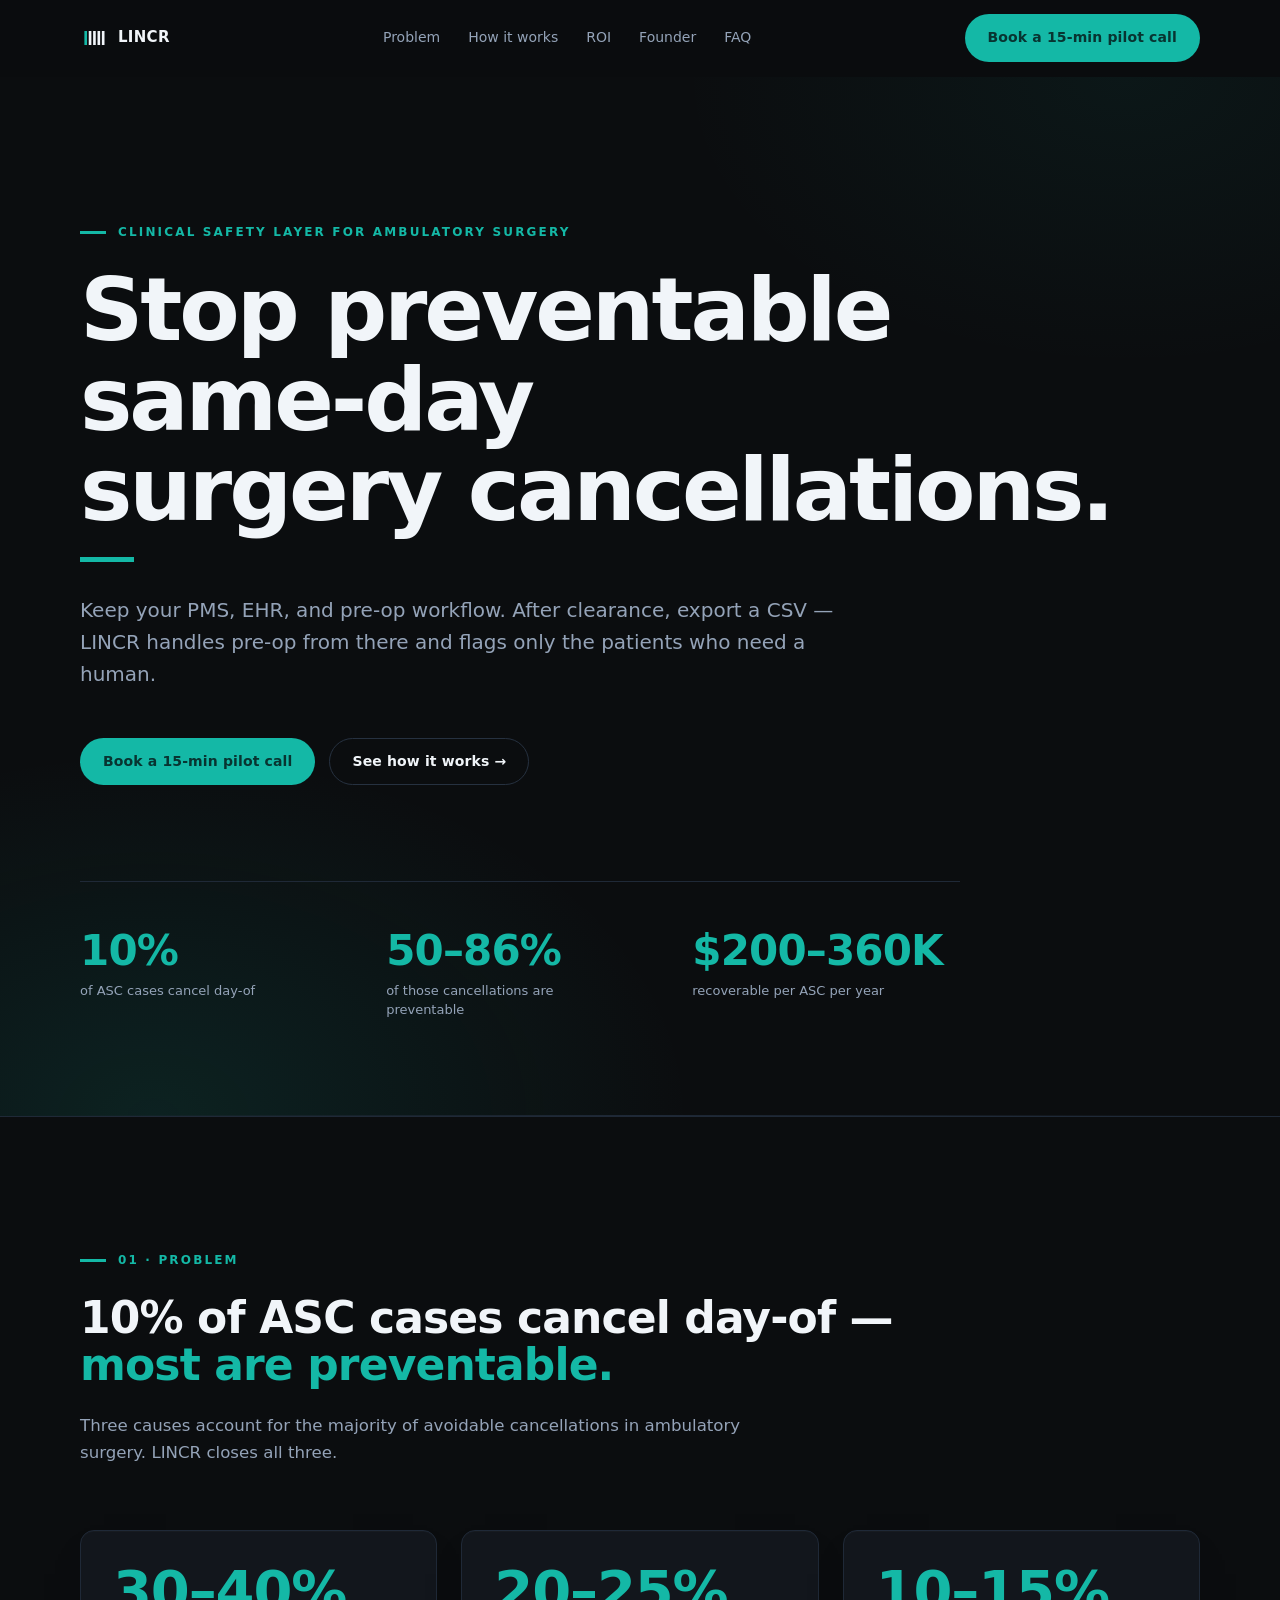
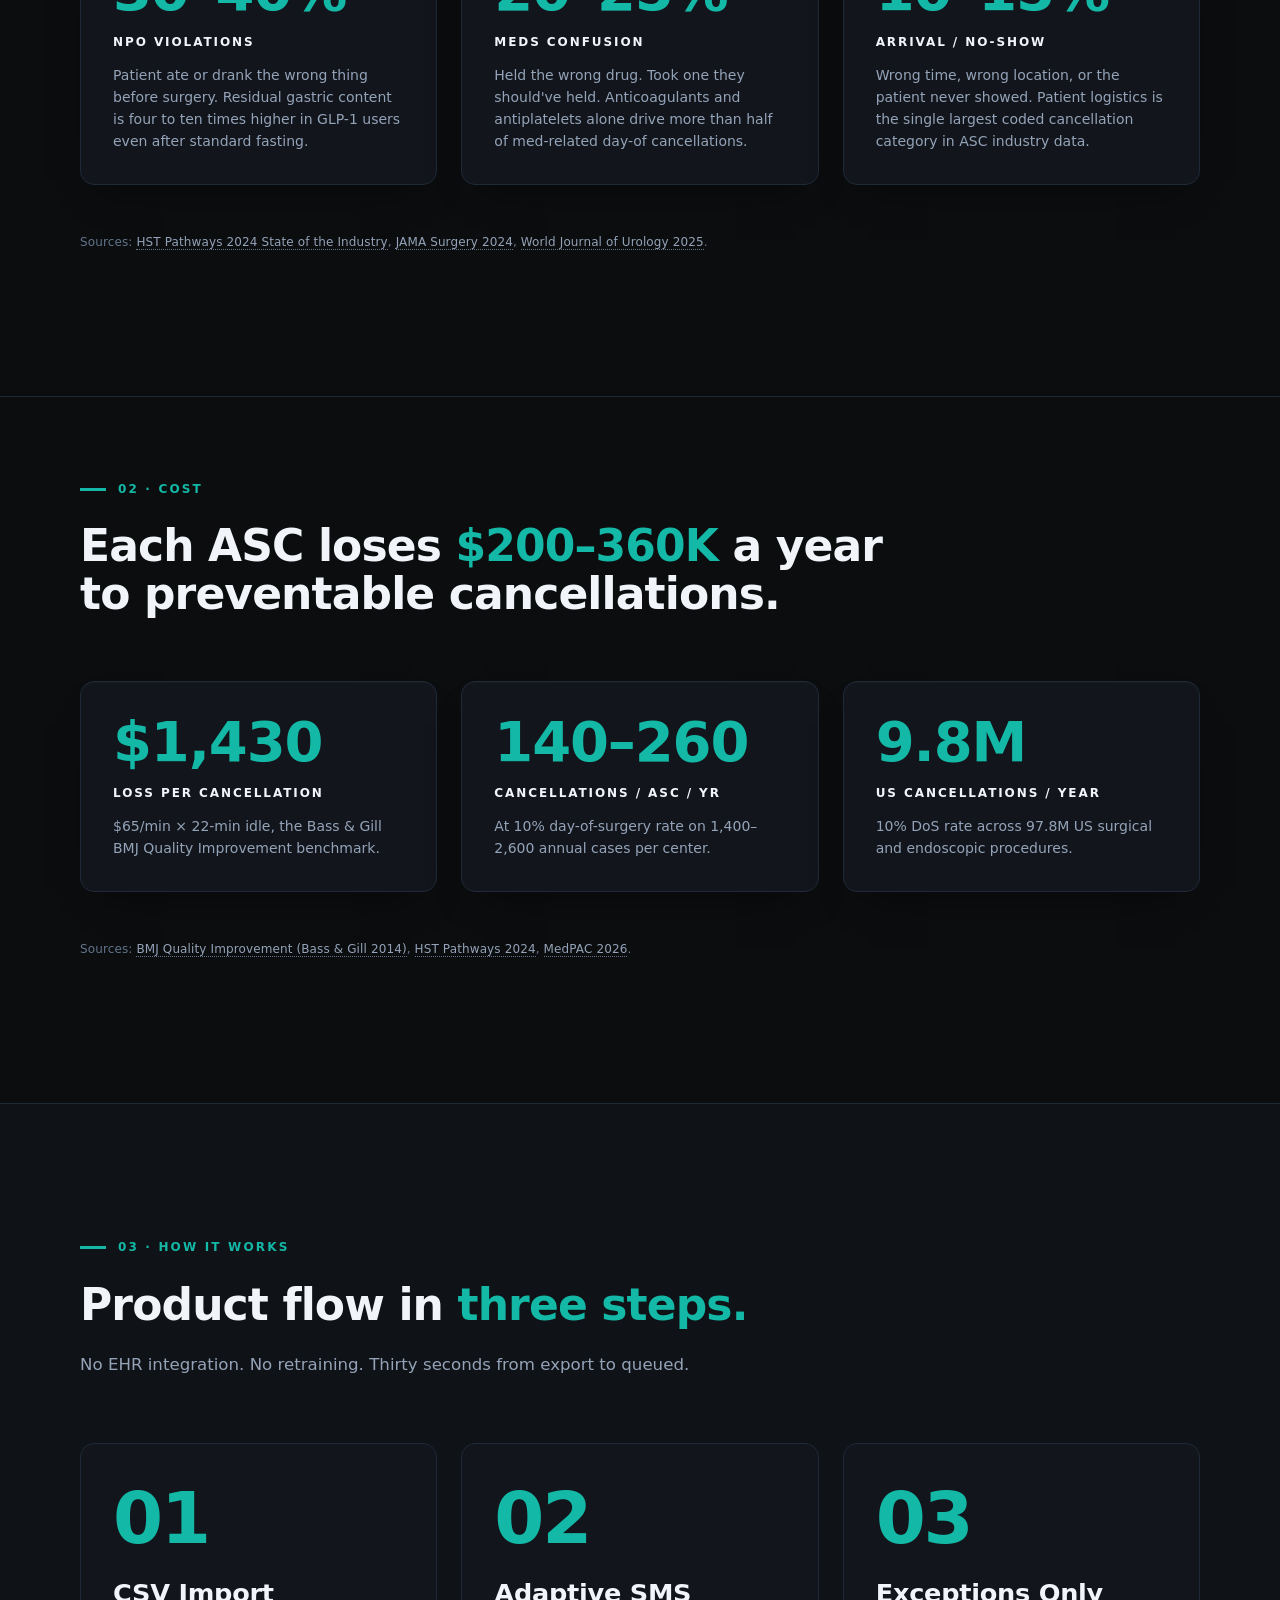
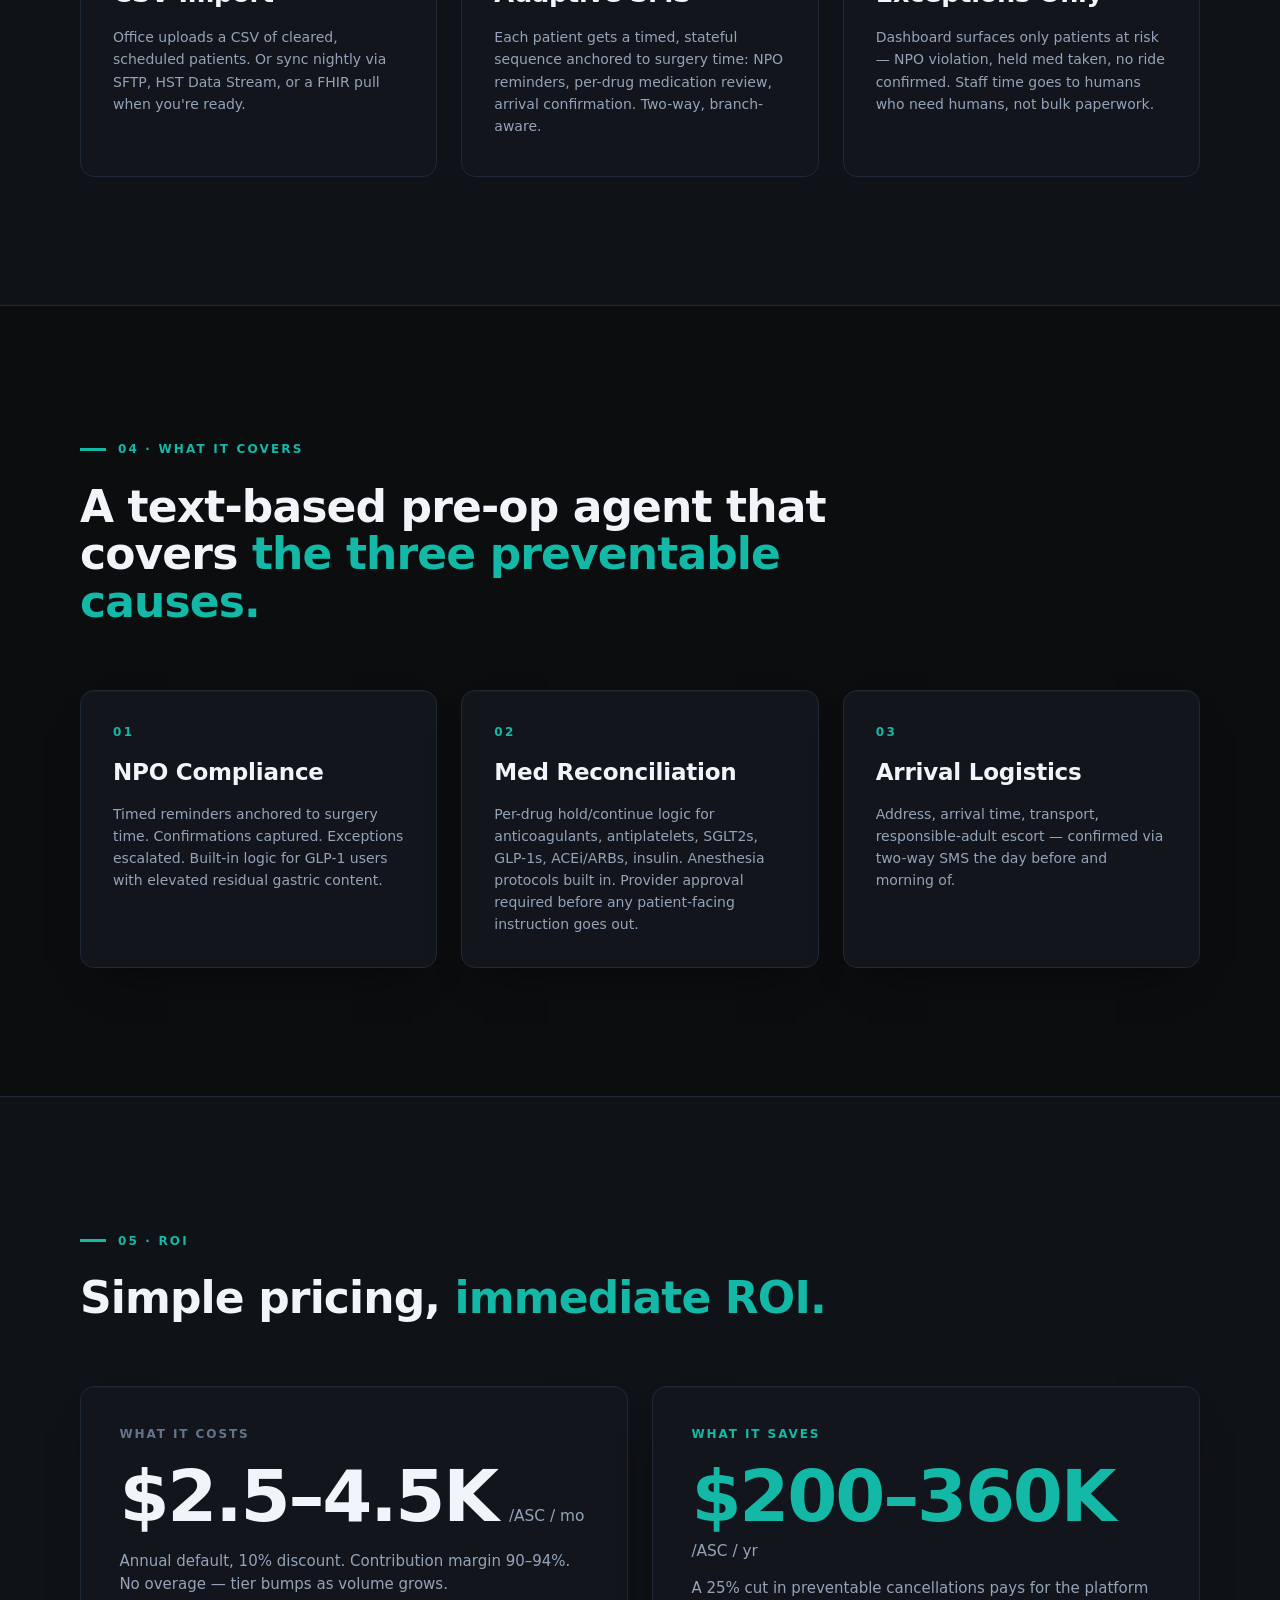
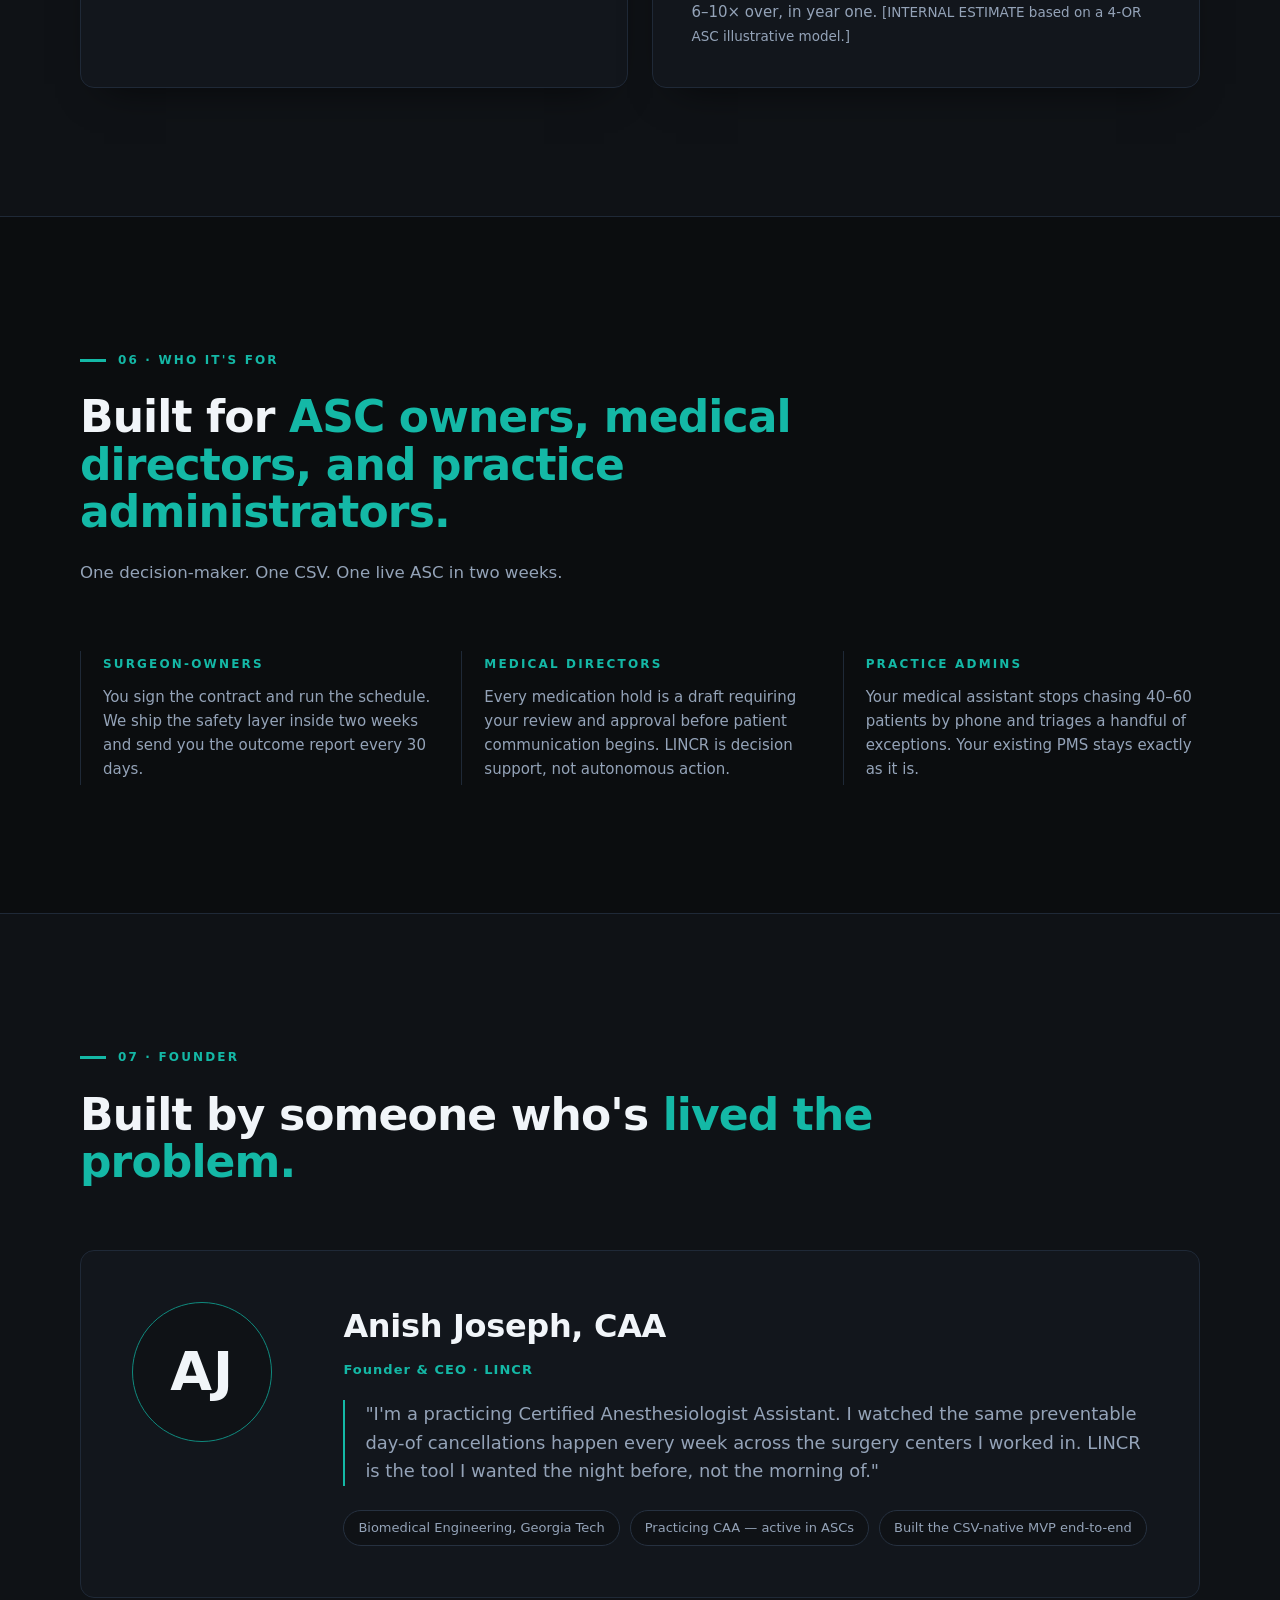
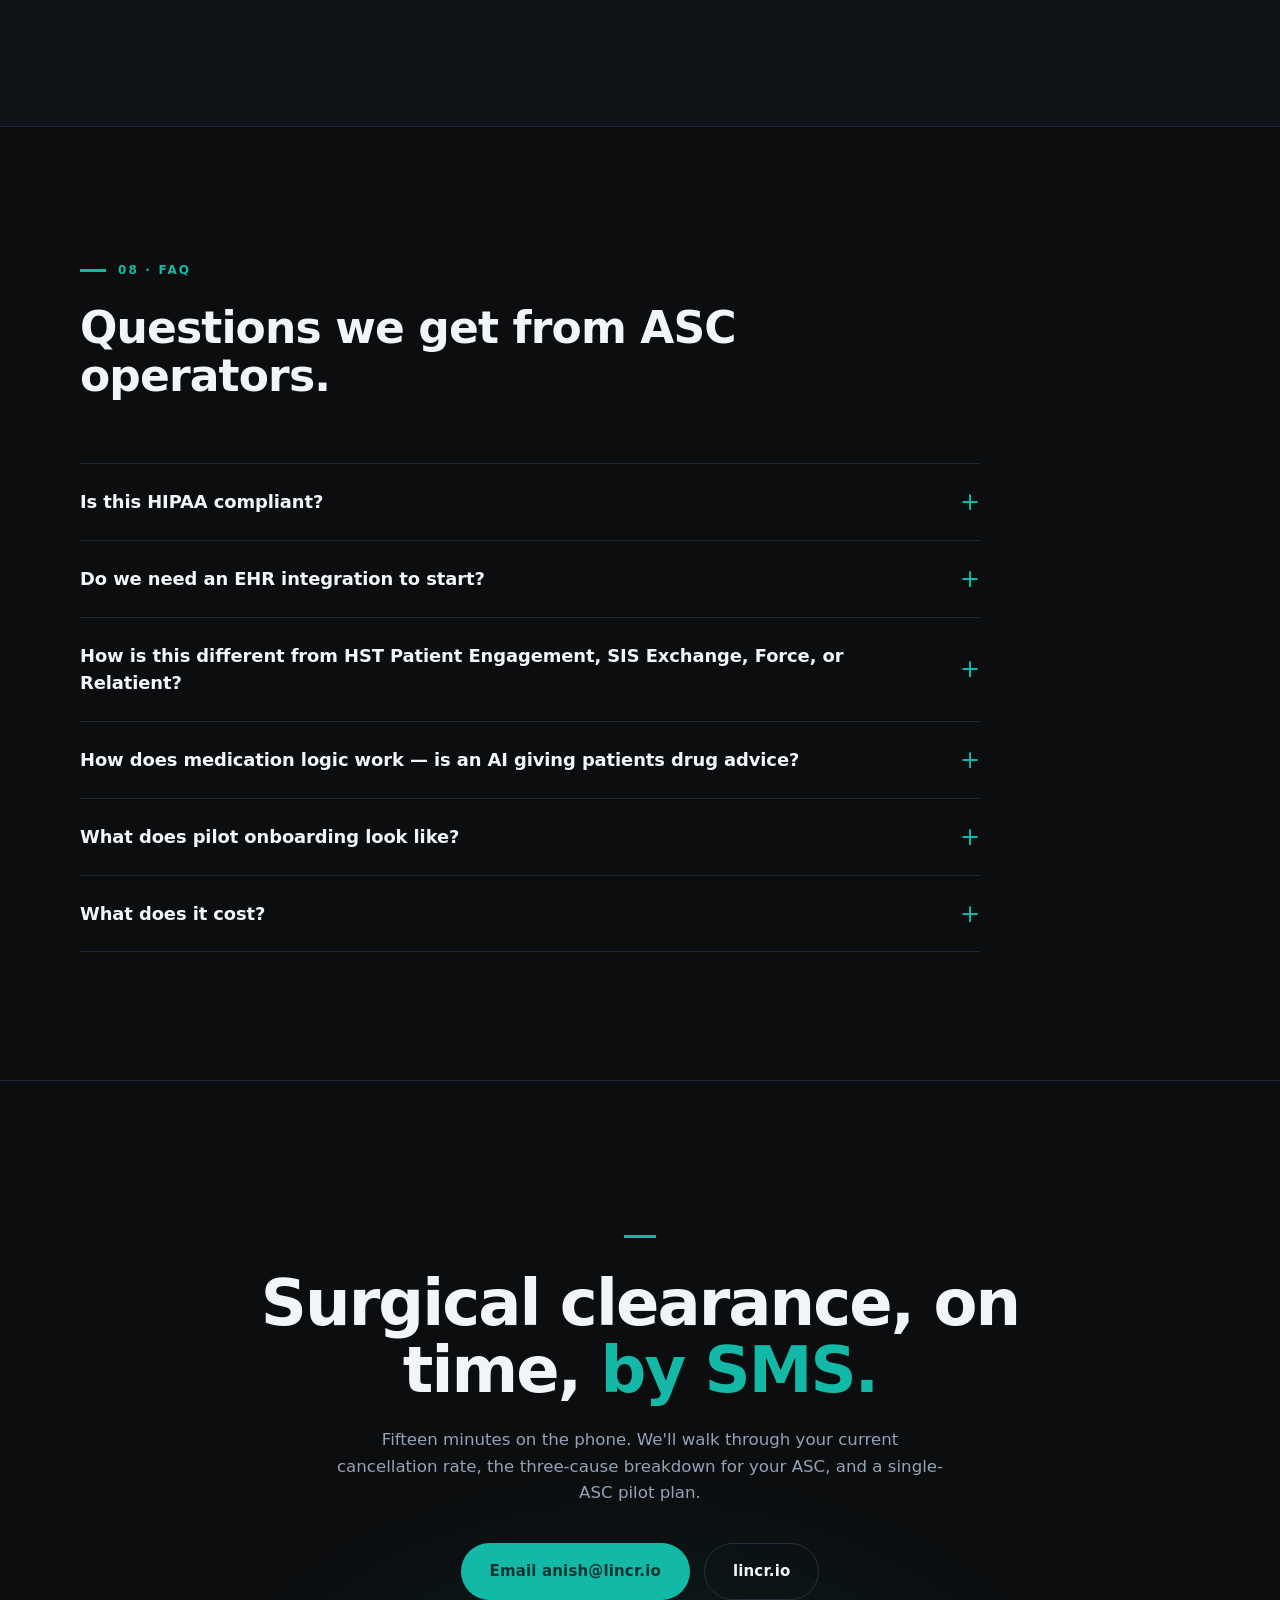
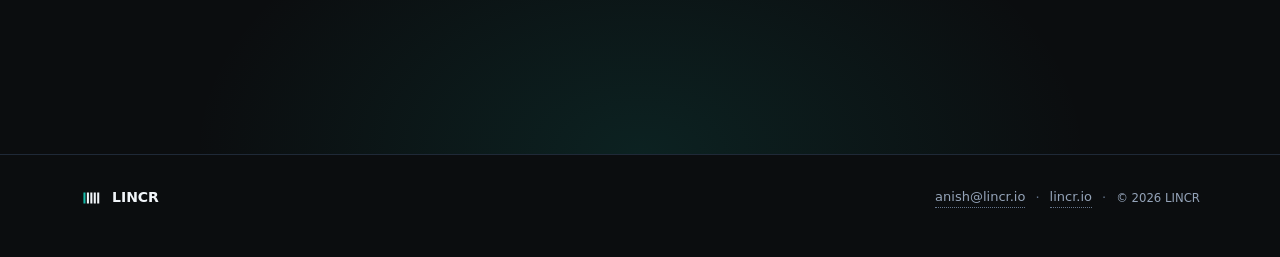
<file: index.html>
<!doctype html>
<html lang="en">
<head>
  <meta charset="utf-8" />
  <meta name="viewport" content="width=device-width, initial-scale=1" />
  <title>LINCR — Stop preventable same-day surgery cancellations</title>
  <meta name="description" content="A clinical safety layer for ambulatory surgery. CSV-in, stateful SMS for NPO, medication holds, and arrival logistics. Flag only the patients who need a human." />
  <meta property="og:title" content="LINCR — Surgical clearance, on time, by SMS." />
  <meta property="og:description" content="Stop preventable same-day surgery cancellations. NPO. Medication holds. Arrival logistics. Keep your PMS, export a CSV — LINCR handles pre-op from there." />

  <link rel="icon" href="data:image/svg+xml,%3Csvg xmlns='http://www.w3.org/2000/svg' viewBox='0 0 32 32'%3E%3Crect width='32' height='32' fill='%230B0D0F'/%3E%3Crect x='5' y='8' width='3' height='16' fill='%2314B8A6'/%3E%3Crect x='10' y='8' width='3' height='16' fill='%23F1F5F9'/%3E%3C/svg%3E" />

  <link rel="preconnect" href="https://api.fontshare.com" />
  <link rel="preconnect" href="https://cdn.fontshare.com" crossorigin />
  <link rel="stylesheet" href="https://api.fontshare.com/v2/css?f[]=satoshi@400,500,700,900&f[]=general-sans@400,500,600&display=swap" />

  <link rel="stylesheet" href="./styles.css" />
</head>
<body>
  <!-- Nav -->
  <header class="nav" id="nav">
    <div class="container nav__inner">
      <a href="#top" class="brand" aria-label="LINCR home">
        <svg class="brand__mark" width="28" height="28" viewBox="0 0 32 32" aria-hidden="true">
          <rect x="5" y="8" width="3" height="16" fill="#14B8A6" />
          <rect x="10" y="8" width="3" height="16" fill="currentColor" />
          <rect x="15" y="8" width="3" height="16" fill="currentColor" />
          <rect x="20" y="8" width="3" height="16" fill="currentColor" />
          <rect x="25" y="8" width="3" height="16" fill="currentColor" />
        </svg>
        <span class="brand__word">LINCR</span>
      </a>
      <nav class="nav__links" aria-label="Primary">
        <a href="#problem">Problem</a>
        <a href="#how">How it works</a>
        <a href="#roi">ROI</a>
        <a href="#founder">Founder</a>
        <a href="#faq">FAQ</a>
      </nav>
      <a class="btn btn--primary nav__cta" href="#cta">Book a 15-min pilot call</a>
    </div>
  </header>

  <main id="top">
    <!-- Hero -->
    <section class="hero">
      <div class="container hero__inner">
        <div class="tag" data-reveal><span class="tag__bar"></span>CLINICAL SAFETY LAYER FOR AMBULATORY SURGERY</div>
        <h1 class="hero__title" data-reveal data-reveal-delay="1">
          Stop preventable same-day<br />surgery cancellations.
        </h1>
        <p class="hero__sub" data-reveal data-reveal-delay="2">
          Keep your PMS, EHR, and pre-op workflow. After clearance, export a CSV —
          LINCR handles pre-op from there and flags only the patients who need a human.
        </p>
        <div class="hero__actions" data-reveal data-reveal-delay="3">
          <a class="btn btn--primary" href="#cta">Book a 15-min pilot call</a>
          <a class="btn btn--ghost" href="#how">See how it works →</a>
        </div>
        <div class="hero__stats" data-reveal data-reveal-delay="4">
          <div>
            <div class="stat__num">10%</div>
            <div class="stat__lbl">of ASC cases cancel day-of</div>
          </div>
          <div>
            <div class="stat__num">50–86%</div>
            <div class="stat__lbl">of those cancellations are preventable</div>
          </div>
          <div>
            <div class="stat__num">$200–360K</div>
            <div class="stat__lbl">recoverable per ASC per year</div>
          </div>
        </div>
      </div>
      <div class="hero__rule" aria-hidden="true"></div>
    </section>

    <!-- Problem -->
    <section class="section" id="problem">
      <div class="container">
        <div class="section__head">
          <div class="tag"><span class="tag__bar"></span>01 · PROBLEM</div>
          <h2 class="h2">
            10% of ASC cases cancel day-of —
            <span class="accent">most are preventable.</span>
          </h2>
          <p class="lead">
            Three causes account for the majority of avoidable cancellations in ambulatory surgery.
            LINCR closes all three.
          </p>
        </div>

        <div class="grid grid--3">
          <article class="card">
            <div class="card__num">30–40%</div>
            <div class="card__label">NPO VIOLATIONS</div>
            <p class="card__body">
              Patient ate or drank the wrong thing before surgery. Residual gastric content is
              four to ten times higher in GLP-1 users even after standard fasting.
            </p>
          </article>

          <article class="card">
            <div class="card__num">20–25%</div>
            <div class="card__label">MEDS CONFUSION</div>
            <p class="card__body">
              Held the wrong drug. Took one they should've held. Anticoagulants and antiplatelets
              alone drive more than half of med-related day-of cancellations.
            </p>
          </article>

          <article class="card">
            <div class="card__num">10–15%</div>
            <div class="card__label">ARRIVAL / NO-SHOW</div>
            <p class="card__body">
              Wrong time, wrong location, or the patient never showed. Patient logistics is the
              single largest coded cancellation category in ASC industry data.
            </p>
          </article>
        </div>

        <p class="source">
          Sources:
          <a href="https://www.hstpathways.com/state-of-the-industry-2024" target="_blank" rel="noopener">HST Pathways 2024 State of the Industry</a>,
          <a href="https://jamanetwork.com/journals/jamasurgery/fullarticle/2815663" target="_blank" rel="noopener">JAMA Surgery 2024</a>,
          <a href="https://pmc.ncbi.nlm.nih.gov/articles/PMC12712017/" target="_blank" rel="noopener">World Journal of Urology 2025</a>.
        </p>
      </div>
    </section>

    <!-- Cost strip -->
    <section class="section section--tight" id="cost">
      <div class="container">
        <div class="section__head">
          <div class="tag"><span class="tag__bar"></span>02 · COST</div>
          <h2 class="h2">
            Each ASC loses
            <span class="accent">$200–360K</span>
            a year to preventable cancellations.
          </h2>
        </div>
        <div class="grid grid--3">
          <article class="card">
            <div class="card__num">$1,430</div>
            <div class="card__label">LOSS PER CANCELLATION</div>
            <p class="card__body">$65/min × 22-min idle, the Bass &amp; Gill BMJ Quality Improvement benchmark.</p>
          </article>
          <article class="card">
            <div class="card__num">140–260</div>
            <div class="card__label">CANCELLATIONS / ASC / YR</div>
            <p class="card__body">At 10% day-of-surgery rate on 1,400–2,600 annual cases per center.</p>
          </article>
          <article class="card">
            <div class="card__num">9.8M</div>
            <div class="card__label">US CANCELLATIONS / YEAR</div>
            <p class="card__body">10% DoS rate across 97.8M US surgical and endoscopic procedures.</p>
          </article>
        </div>
        <p class="source">
          Sources:
          <a href="https://bmjopenquality.bmj.com/" target="_blank" rel="noopener">BMJ Quality Improvement (Bass &amp; Gill 2014)</a>,
          <a href="https://www.hstpathways.com/state-of-the-industry-2024" target="_blank" rel="noopener">HST Pathways 2024</a>,
          <a href="https://www.medpac.gov/" target="_blank" rel="noopener">MedPAC 2026</a>.
        </p>
      </div>
    </section>

    <!-- How it works -->
    <section class="section section--dark" id="how">
      <div class="container">
        <div class="section__head">
          <div class="tag"><span class="tag__bar"></span>03 · HOW IT WORKS</div>
          <h2 class="h2">
            Product flow in
            <span class="accent">three steps.</span>
          </h2>
          <p class="lead">
            No EHR integration. No retraining. Thirty seconds from export to queued.
          </p>
        </div>

        <ol class="steps">
          <li class="step">
            <div class="step__num">01</div>
            <h3 class="step__title">CSV Import</h3>
            <p class="step__body">
              Office uploads a CSV of cleared, scheduled patients. Or sync nightly via SFTP,
              HST Data Stream, or a FHIR pull when you're ready.
            </p>
          </li>
          <li class="step">
            <div class="step__num">02</div>
            <h3 class="step__title">Adaptive SMS</h3>
            <p class="step__body">
              Each patient gets a timed, stateful sequence anchored to surgery time: NPO reminders,
              per-drug medication review, arrival confirmation. Two-way, branch-aware.
            </p>
          </li>
          <li class="step">
            <div class="step__num">03</div>
            <h3 class="step__title">Exceptions Only</h3>
            <p class="step__body">
              Dashboard surfaces only patients at risk — NPO violation, held med taken, no ride
              confirmed. Staff time goes to humans who need humans, not bulk paperwork.
            </p>
          </li>
        </ol>
      </div>
    </section>

    <!-- Three pillars -->
    <section class="section" id="pillars">
      <div class="container">
        <div class="section__head">
          <div class="tag"><span class="tag__bar"></span>04 · WHAT IT COVERS</div>
          <h2 class="h2">
            A text-based pre-op agent that covers
            <span class="accent">the three preventable causes.</span>
          </h2>
        </div>
        <div class="grid grid--3">
          <article class="card card--pillar">
            <div class="card__eyebrow">01</div>
            <h3 class="card__title">NPO Compliance</h3>
            <p class="card__body">
              Timed reminders anchored to surgery time. Confirmations captured. Exceptions
              escalated. Built-in logic for GLP-1 users with elevated residual gastric content.
            </p>
          </article>
          <article class="card card--pillar">
            <div class="card__eyebrow">02</div>
            <h3 class="card__title">Med Reconciliation</h3>
            <p class="card__body">
              Per-drug hold/continue logic for anticoagulants, antiplatelets, SGLT2s, GLP-1s,
              ACEi/ARBs, insulin. Anesthesia protocols built in. Provider approval required
              before any patient-facing instruction goes out.
            </p>
          </article>
          <article class="card card--pillar">
            <div class="card__eyebrow">03</div>
            <h3 class="card__title">Arrival Logistics</h3>
            <p class="card__body">
              Address, arrival time, transport, responsible-adult escort — confirmed via
              two-way SMS the day before and morning of.
            </p>
          </article>
        </div>
      </div>
    </section>

    <!-- ROI -->
    <section class="section section--dark" id="roi">
      <div class="container">
        <div class="section__head">
          <div class="tag"><span class="tag__bar"></span>05 · ROI</div>
          <h2 class="h2">
            Simple pricing,
            <span class="accent">immediate ROI.</span>
          </h2>
        </div>
        <div class="grid grid--2">
          <article class="card card--roi">
            <div class="card__label">WHAT IT COSTS</div>
            <div class="card__big">$2.5–4.5K<span class="card__big-unit">/ASC / mo</span></div>
            <p class="card__body">
              Annual default, 10% discount. Contribution margin 90–94%. No overage — tier
              bumps as volume grows.
            </p>
          </article>
          <article class="card card--roi card--roi-win">
            <div class="card__label">WHAT IT SAVES</div>
            <div class="card__big card__big--accent">$200–360K<span class="card__big-unit">/ASC / yr</span></div>
            <p class="card__body">
              A 25% cut in preventable cancellations pays for the platform 6–10× over, in
              year one. <span class="muted">[INTERNAL ESTIMATE based on a 4-OR ASC illustrative model.]</span>
            </p>
          </article>
        </div>
      </div>
    </section>

    <!-- Who it's for -->
    <section class="section" id="who">
      <div class="container">
        <div class="section__head">
          <div class="tag"><span class="tag__bar"></span>06 · WHO IT'S FOR</div>
          <h2 class="h2">
            Built for
            <span class="accent">ASC owners, medical directors, and practice administrators.</span>
          </h2>
          <p class="lead">
            One decision-maker. One CSV. One live ASC in two weeks.
          </p>
        </div>

        <div class="grid grid--3 who">
          <div class="who__item">
            <div class="who__kicker">SURGEON-OWNERS</div>
            <p>
              You sign the contract and run the schedule. We ship the safety layer inside
              two weeks and send you the outcome report every 30 days.
            </p>
          </div>
          <div class="who__item">
            <div class="who__kicker">MEDICAL DIRECTORS</div>
            <p>
              Every medication hold is a draft requiring your review and approval before
              patient communication begins. LINCR is decision support, not autonomous action.
            </p>
          </div>
          <div class="who__item">
            <div class="who__kicker">PRACTICE ADMINS</div>
            <p>
              Your medical assistant stops chasing 40–60 patients by phone and triages a
              handful of exceptions. Your existing PMS stays exactly as it is.
            </p>
          </div>
        </div>
      </div>
    </section>

    <!-- Founder -->
    <section class="section section--dark" id="founder">
      <div class="container">
        <div class="section__head">
          <div class="tag"><span class="tag__bar"></span>07 · FOUNDER</div>
          <h2 class="h2">
            Built by someone who's
            <span class="accent">lived the problem.</span>
          </h2>
        </div>

        <div class="founder">
          <div class="founder__avatar" aria-hidden="true">AJ</div>
          <div class="founder__body">
            <div class="founder__name">Anish Joseph, CAA</div>
            <div class="founder__role">Founder &amp; CEO · LINCR</div>
            <p class="founder__quote">
              "I'm a practicing Certified Anesthesiologist Assistant. I watched the same
              preventable day-of cancellations happen every week across the surgery centers I worked in.
              LINCR is the tool I wanted the night before, not the morning of."
            </p>
            <ul class="chips">
              <li>Biomedical Engineering, Georgia Tech</li>
              <li>Practicing CAA — active in ASCs</li>
              <li>Built the CSV-native MVP end-to-end</li>
            </ul>
          </div>
        </div>
      </div>
    </section>

    <!-- FAQ -->
    <section class="section" id="faq">
      <div class="container">
        <div class="section__head">
          <div class="tag"><span class="tag__bar"></span>08 · FAQ</div>
          <h2 class="h2">Questions we get from ASC operators.</h2>
        </div>

        <div class="faq">
          <details>
            <summary>Is this HIPAA compliant?</summary>
            <div class="faq__body">
              HIPAA does not prohibit SMS. We operate under a signed BAA with Twilio, enforce
              written patient opt-in before the first message, apply the minimum-necessary PHI
              standard, maintain an audit trail, and honor STOP at the message level. Pre-op
              clearance SMS is covered under the TCPA healthcare exemption for treatment-related
              messages.
            </div>
          </details>

          <details>
            <summary>Do we need an EHR integration to start?</summary>
            <div class="faq__body">
              No. The default onboarding is CSV-in: export your scheduled-cases list after
              clearance and upload. You can graduate to a nightly SFTP drop, HST Data Stream
              pull, or FHIR sync later without changing anything patient-facing.
            </div>
          </details>

          <details>
            <summary>How is this different from HST Patient Engagement, SIS Exchange, Force, or Relatient?</summary>
            <div class="faq__body">
              Those are general patient engagement platforms with broad reminder features. LINCR
              is a clinical safety layer built for ambulatory surgery specifically: a
              drug-class–aware rules engine, NPO and medication-reconciliation logic, and a
              real-time intent classifier that detects NPO violations and "I took a held med"
              signals. The incumbents are partners and distribution channels — not the same product.
            </div>
          </details>

          <details>
            <summary>How does medication logic work — is an AI giving patients drug advice?</summary>
            <div class="faq__body">
              No. The rules engine produces a structured draft hold/continue/modify plan from
              published guidance (ACC/AHA, FDA, ASA, AAOS). A provider reviews, optionally
              edits, and approves every plan before any patient-facing instruction is sent.
              The database records who approved what and when. This is clinical decision
              support, not autonomous clinical action.
            </div>
          </details>

          <details>
            <summary>What does pilot onboarding look like?</summary>
            <div class="faq__body">
              Two weeks to first live case. Week 1 — BAA signed, CSV template mapped, cadence
              configured to your case mix, opt-in language reviewed. Week 2 — shadow run on a
              small cohort, coordinator dashboard training, then live. Outcome report at day 30
              and day 90 covering cancellation rate, exception volume, and staff-hour recovery.
            </div>
          </details>

          <details>
            <summary>What does it cost?</summary>
            <div class="faq__body">
              $2,500–$4,500 per ASC per month on the annual plan. Larger multi-facility groups
              get volume-tiered per-facility pricing. Solo and small-group surgeon practices
              start at $599 per surgeon per month.
            </div>
          </details>
        </div>
      </div>
    </section>

    <!-- Final CTA -->
    <section class="cta" id="cta">
      <div class="container cta__inner">
        <div class="cta__bar" aria-hidden="true"></div>
        <h2 class="cta__title">
          Surgical clearance, on time,
          <span class="accent">by SMS.</span>
        </h2>
        <p class="cta__sub">
          Fifteen minutes on the phone. We'll walk through your current cancellation rate,
          the three-cause breakdown for your ASC, and a single-ASC pilot plan.
        </p>
        <div class="cta__actions">
          <a class="btn btn--primary btn--lg" href="mailto:anish@lincr.io?subject=LINCR%20pilot%20call">Email anish@lincr.io</a>
          <a class="btn btn--ghost btn--lg" href="https://lincr.io" target="_blank" rel="noopener">lincr.io</a>
        </div>
      </div>
    </section>
  </main>

  <footer class="footer">
    <div class="container footer__inner">
      <div class="footer__brand">
        <svg width="22" height="22" viewBox="0 0 32 32" aria-hidden="true">
          <rect x="5" y="8" width="3" height="16" fill="#14B8A6" />
          <rect x="10" y="8" width="3" height="16" fill="currentColor" />
          <rect x="15" y="8" width="3" height="16" fill="currentColor" />
          <rect x="20" y="8" width="3" height="16" fill="currentColor" />
          <rect x="25" y="8" width="3" height="16" fill="currentColor" />
        </svg>
        <span>LINCR</span>
      </div>
      <div class="footer__meta">
        <a href="mailto:anish@lincr.io">anish@lincr.io</a>
        <span class="footer__dot">·</span>
        <a href="https://lincr.io" target="_blank" rel="noopener">lincr.io</a>
        <span class="footer__dot">·</span>
        <span class="muted">© 2026 LINCR</span>
      </div>
    </div>
  </footer>

  <script src="./script.js" defer></script>
</body>
</html>
</file>
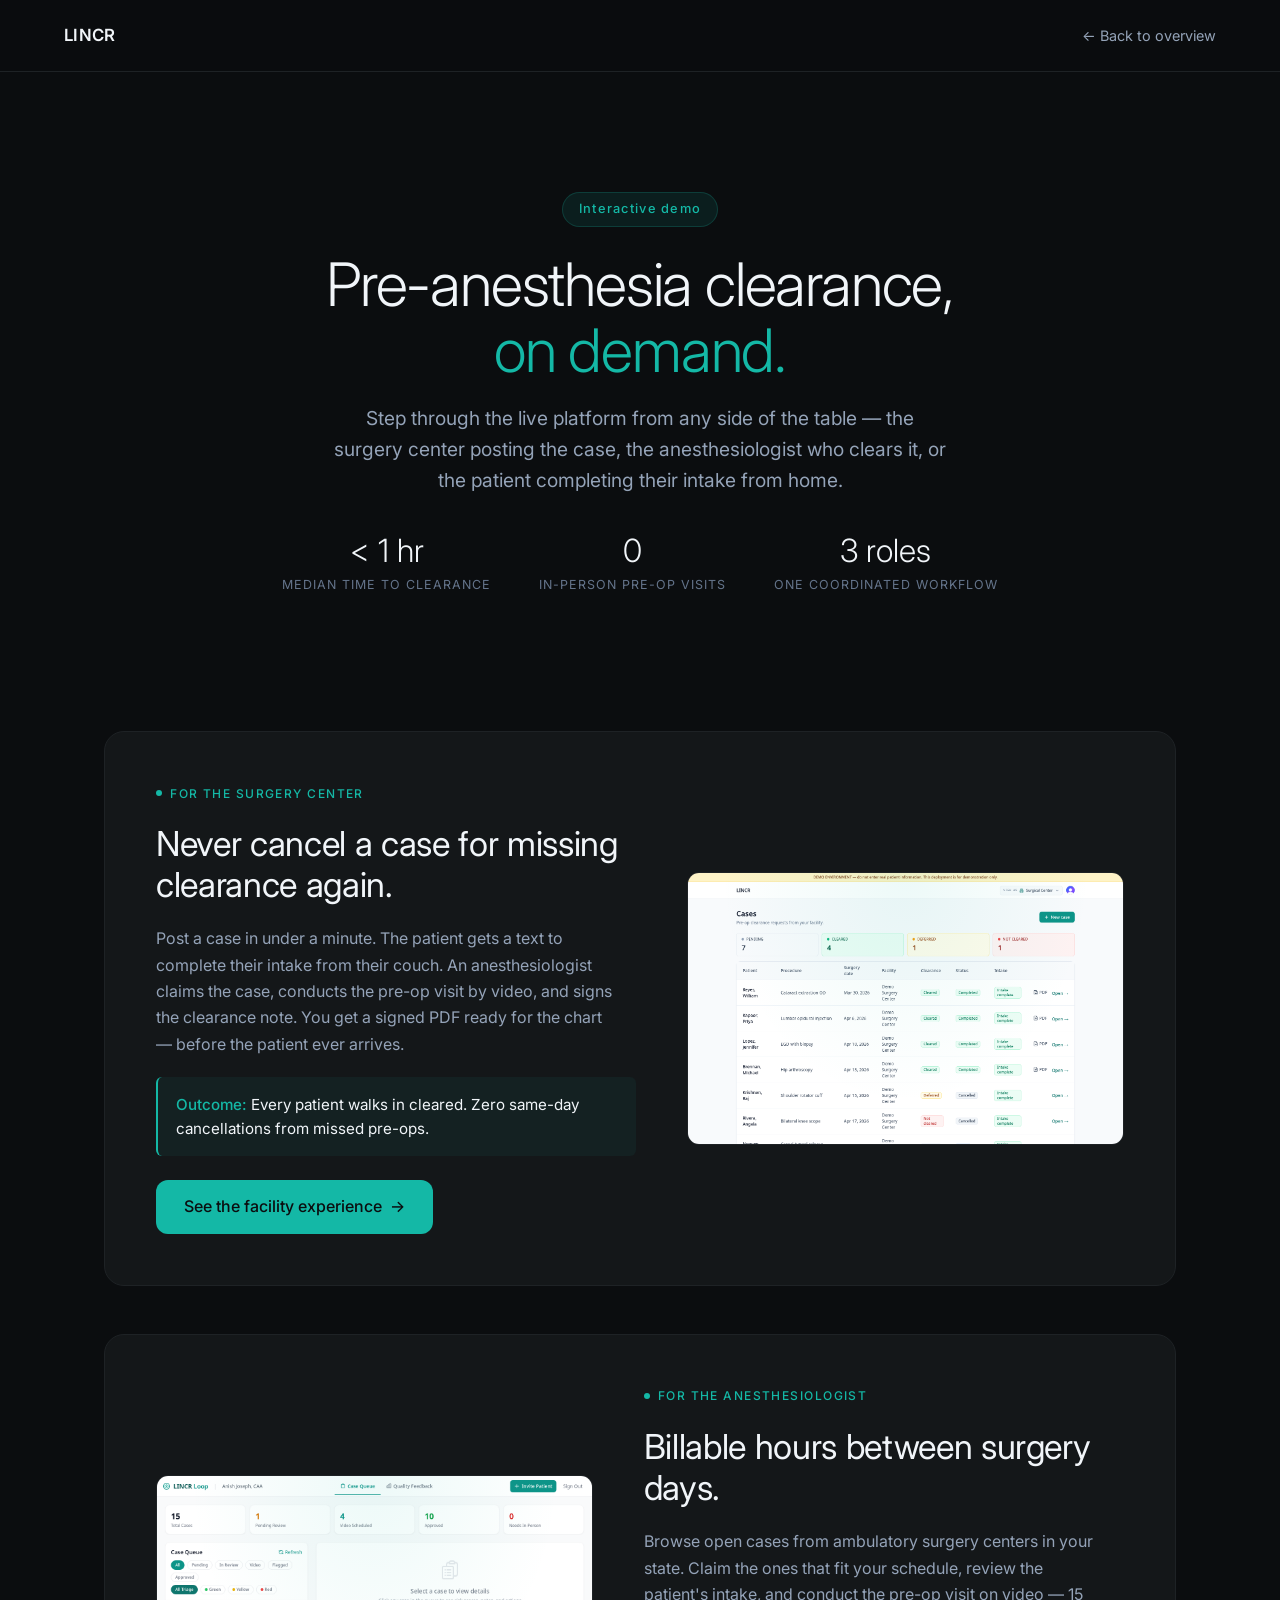
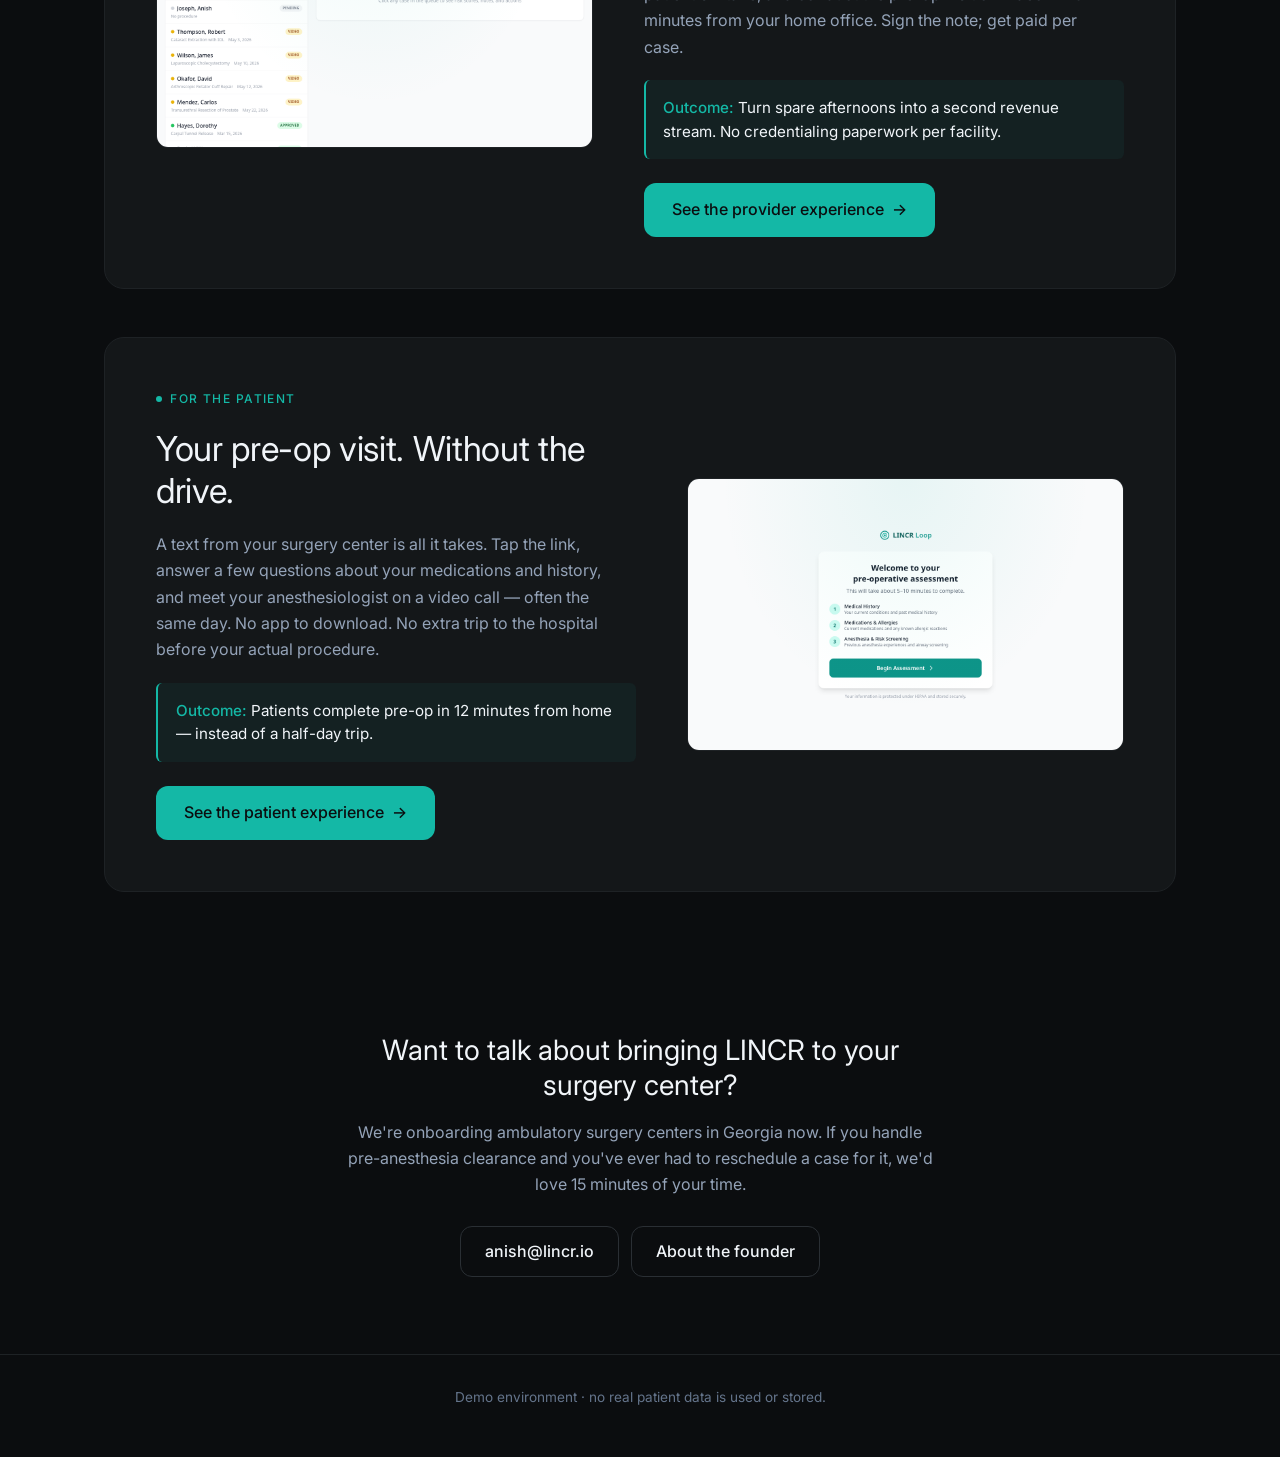
<file: demo/index.html>
<!DOCTYPE html>
<html lang="en">
<head>
<meta charset="UTF-8">
<meta name="viewport" content="width=device-width, initial-scale=1.0">
<title>LINCR — See the Platform Live</title>
<meta name="description" content="Step through LINCR from any side of the table — the surgery center, the anesthesiologist, or the patient. See how pre-anesthesia clearance happens in hours instead of days.">
<meta property="og:type" content="website">
<meta property="og:title" content="LINCR — See the Platform Live">
<meta property="og:description" content="Pre-anesthesia clearance, on demand. Step through the live platform from any role.">
<meta property="og:url" content="https://lincr.io/demo">
<meta name="robots" content="noindex,nofollow">
<link rel="preconnect" href="https://fonts.googleapis.com">
<link rel="preconnect" href="https://fonts.gstatic.com" crossorigin>
<link href="https://fonts.googleapis.com/css2?family=Inter:wght@300;400;500;600;700&family=JetBrains+Mono:wght@400;500&display=swap" rel="stylesheet">
<style>
*,*::before,*::after{box-sizing:border-box;margin:0;padding:0}
html{-webkit-font-smoothing:antialiased;-moz-osx-font-smoothing:grayscale;scroll-behavior:smooth}
body{
  font-family:'Inter',system-ui,sans-serif;
  background:#0b0d0f;color:#f1f5f9;
  min-height:100vh;line-height:1.6;font-weight:400;
}
img{max-width:100%;display:block}

:root{
  --bg:#0b0d0f; --surface:#141719; --surface-2:#1a1d20;
  --border:#1e2225; --border-strong:#2a2f34;
  --accent:#14b8a6; --accent-hover:#0d9488;
  --text-primary:#f1f5f9; --text-secondary:#94a3b8; --text-muted:#64748b;
  --mono:'JetBrains Mono',monospace;
}

a{color:inherit;text-decoration:none}

/* ===== Nav ===== */
.nav{
  height:72px;display:flex;align-items:center;gap:2rem;
  padding:0 clamp(20px,5vw,80px);
  border-bottom:1px solid var(--border);
  background:rgba(11,13,15,.85);backdrop-filter:blur(10px);
  position:sticky;top:0;z-index:10;
}
.nav .brand{
  font-weight:600;font-size:1.05rem;letter-spacing:.02em;
  color:var(--text-primary);
}
.nav .brand:hover{color:var(--accent)}
.nav .back{
  margin-left:auto;font-size:.9rem;color:var(--text-secondary);
}
.nav .back:hover{color:var(--text-primary)}

/* ===== Hero ===== */
.hero{
  text-align:center;
  padding:clamp(64px,10vw,120px) clamp(20px,5vw,80px) clamp(40px,6vw,72px);
  max-width:880px;margin:0 auto;
}
.hero .eyebrow{
  display:inline-block;
  font-size:.8rem;font-weight:500;letter-spacing:.1em;
  color:var(--accent);
  background:rgba(20,184,166,.1);border:1px solid rgba(20,184,166,.2);
  padding:.4rem 1rem;border-radius:999px;
  margin-bottom:1.5rem;
}
.hero h1{
  font-size:clamp(2.25rem,5.5vw,3.75rem);
  font-weight:300;line-height:1.1;letter-spacing:-.02em;
  margin-bottom:1.25rem;
}
.hero h1 em{
  font-style:normal;color:var(--accent);
}
.hero .lede{
  font-size:clamp(1.05rem,1.5vw,1.2rem);
  color:var(--text-secondary);
  max-width:620px;margin:0 auto;line-height:1.6;
}
.hero .stats{
  display:flex;justify-content:center;gap:clamp(1.5rem,4vw,3rem);
  margin-top:2.5rem;flex-wrap:wrap;
}
.hero .stat{text-align:center}
.hero .stat .num{
  font-size:clamp(1.5rem,2.5vw,2rem);
  font-weight:300;color:var(--text-primary);
  display:block;line-height:1;
}
.hero .stat .lbl{
  font-size:.78rem;color:var(--text-muted);
  letter-spacing:.08em;text-transform:uppercase;
  margin-top:.5rem;display:block;
}

/* ===== Personas ===== */
.personas{
  max-width:1200px;margin:0 auto;
  padding:clamp(32px,5vw,64px) clamp(20px,5vw,80px);
  display:flex;flex-direction:column;gap:clamp(32px,4vw,48px);
}

.persona{
  display:grid;
  grid-template-columns:1.1fr 1fr;
  gap:clamp(24px,4vw,56px);
  align-items:center;
  background:var(--surface);
  border:1px solid var(--border);
  border-radius:20px;
  padding:clamp(28px,4vw,56px);
  transition:border-color .25s ease;
}
.persona:hover{border-color:var(--border-strong)}
.persona.reverse{grid-template-columns:1fr 1.1fr}
.persona.reverse .copy{order:2}
.persona.reverse .visual{order:1}

.persona .copy{display:flex;flex-direction:column;gap:1.25rem}
.persona .tag{
  display:inline-flex;align-items:center;gap:.5rem;
  font-size:.75rem;font-weight:500;letter-spacing:.12em;
  text-transform:uppercase;color:var(--accent);
  align-self:flex-start;
}
.persona .tag::before{
  content:"";width:6px;height:6px;border-radius:50%;
  background:var(--accent);
}
.persona h2{
  font-size:clamp(1.6rem,3vw,2.15rem);
  font-weight:400;line-height:1.2;letter-spacing:-.01em;
  color:var(--text-primary);
}
.persona .desc{
  color:var(--text-secondary);font-size:1rem;line-height:1.65;
  max-width:460px;
}
.persona .outcome{
  display:flex;gap:.75rem;align-items:flex-start;
  padding:1rem 1.1rem;
  background:rgba(20,184,166,.06);
  border-left:2px solid var(--accent);
  border-radius:6px;
  font-size:.95rem;color:var(--text-primary);
  line-height:1.55;
}
.persona .outcome strong{color:var(--accent);font-weight:500}

.persona .cta{
  display:inline-flex;align-items:center;gap:.5rem;
  align-self:flex-start;
  font-size:1rem;font-weight:500;
  padding:14px 28px;border-radius:12px;
  background:var(--accent);color:#0b0d0f;
  border:none;cursor:pointer;
  transition:all .2s ease;
  margin-top:.25rem;
}
.persona .cta:hover{background:var(--accent-hover);transform:translateY(-1px)}
.persona .cta[disabled]{
  background:var(--surface-2);color:var(--text-muted);
  cursor:wait;transform:none;
}
.persona .cta .arrow{transition:transform .2s ease}
.persona .cta:hover .arrow{transform:translateX(3px)}

.persona .visual{
  position:relative;
  border-radius:12px;overflow:hidden;
  background:var(--surface-2);
  border:1px solid var(--border);
  aspect-ratio:16/10;
}
.persona .visual img{
  width:100%;height:100%;object-fit:cover;object-position:top center;
}
.persona .visual .glow{
  position:absolute;inset:0;
  background:radial-gradient(ellipse at top,rgba(20,184,166,.08),transparent 60%);
  pointer-events:none;
}

/* ===== Closer ===== */
.closer{
  text-align:center;
  padding:clamp(48px,6vw,80px) clamp(20px,5vw,80px);
  max-width:720px;margin:0 auto;
}
.closer h3{
  font-size:clamp(1.4rem,2.5vw,1.75rem);
  font-weight:400;line-height:1.25;
  color:var(--text-primary);margin-bottom:1rem;
}
.closer p{
  color:var(--text-secondary);font-size:1rem;
  line-height:1.65;margin-bottom:1.75rem;
}
.closer .cta-row{display:flex;gap:.75rem;justify-content:center;flex-wrap:wrap}
.closer .btn-ghost{
  padding:12px 24px;border-radius:12px;
  border:1px solid var(--border-strong);
  color:var(--text-primary);font-weight:500;
  transition:all .2s ease;
}
.closer .btn-ghost:hover{border-color:var(--accent);color:var(--accent)}

footer{
  padding:2rem clamp(20px,5vw,80px) 3rem;
  border-top:1px solid var(--border);
  text-align:center;
  color:var(--text-muted);font-size:.85rem;
}

/* ===== Responsive ===== */
@media (max-width:840px){
  .persona, .persona.reverse{
    grid-template-columns:1fr;
    gap:1.75rem;
  }
  .persona.reverse .copy{order:1}
  .persona.reverse .visual{order:2}
  .persona .visual{aspect-ratio:16/11}
}
@media (max-width:480px){
  .hero .stats{gap:1.25rem}
}
</style>
</head>
<body>

<nav class="nav">
  <a class="brand" href="/">LINCR</a>
  <a class="back" href="/">&larr; Back to overview</a>
</nav>

<!-- ===== HERO ===== -->
<section class="hero">
  <span class="eyebrow">Interactive demo</span>
  <h1>Pre-anesthesia clearance,<br/><em>on demand.</em></h1>
  <p class="lede">
    Step through the live platform from any side of the table &mdash; the surgery center posting the case, the anesthesiologist who clears it, or the patient completing their intake from home.
  </p>

  <div class="stats">
    <div class="stat">
      <span class="num">&lt; 1 hr</span>
      <span class="lbl">Median time to clearance</span>
    </div>
    <div class="stat">
      <span class="num">0</span>
      <span class="lbl">In-person pre-op visits</span>
    </div>
    <div class="stat">
      <span class="num">3 roles</span>
      <span class="lbl">One coordinated workflow</span>
    </div>
  </div>
</section>

<!-- ===== PERSONAS ===== -->
<section class="personas">

  <!-- FACILITY -->
  <article class="persona">
    <div class="copy">
      <span class="tag">For the surgery center</span>
      <h2>Never cancel a case for missing clearance again.</h2>
      <p class="desc">
        Post a case in under a minute. The patient gets a text to complete their intake from their couch. An anesthesiologist claims the case, conducts the pre-op visit by video, and signs the clearance note. You get a signed PDF ready for the chart &mdash; before the patient ever arrives.
      </p>
      <div class="outcome">
        <span><strong>Outcome:</strong> Every patient walks in cleared. Zero same-day cancellations from missed pre-ops.</span>
      </div>
      <a class="cta" href="https://app.lincr.io/sign-in" data-role="facility">
        See the facility experience
        <span class="arrow">&rarr;</span>
      </a>
    </div>
    <div class="visual">
      <img src="../images/facility-4-cases.png" alt="LINCR facility dashboard showing active cases awaiting clearance" loading="lazy">
      <div class="glow"></div>
    </div>
  </article>

  <!-- PROVIDER -->
  <article class="persona reverse">
    <div class="copy">
      <span class="tag">For the anesthesiologist</span>
      <h2>Billable hours between surgery days.</h2>
      <p class="desc">
        Browse open cases from ambulatory surgery centers in your state. Claim the ones that fit your schedule, review the patient's intake, and conduct the pre-op visit on video &mdash; 15 minutes from your home office. Sign the note; get paid per case.
      </p>
      <div class="outcome">
        <span><strong>Outcome:</strong> Turn spare afternoons into a second revenue stream. No credentialing paperwork per facility.</span>
      </div>
      <a class="cta" href="https://app.lincr.io/sign-in" data-role="provider">
        See the provider experience
        <span class="arrow">&rarr;</span>
      </a>
    </div>
    <div class="visual">
      <img src="../provider-2-dashboard.png" alt="LINCR provider dashboard showing marketplace of open cases and active claims" loading="lazy">
      <div class="glow"></div>
    </div>
  </article>

  <!-- PATIENT -->
  <article class="persona">
    <div class="copy">
      <span class="tag">For the patient</span>
      <h2>Your pre-op visit. Without the drive.</h2>
      <p class="desc">
        A text from your surgery center is all it takes. Tap the link, answer a few questions about your medications and history, and meet your anesthesiologist on a video call &mdash; often the same day. No app to download. No extra trip to the hospital before your actual procedure.
      </p>
      <div class="outcome">
        <span><strong>Outcome:</strong> Patients complete pre-op in 12 minutes from home &mdash; instead of a half-day trip.</span>
      </div>
      <a class="cta" id="patientCta" href="#" data-role="patient">
        See the patient experience
        <span class="arrow">&rarr;</span>
      </a>
    </div>
    <div class="visual">
      <img src="../patient-4-welcome.png" alt="LINCR patient intake flow welcome screen on a mobile device" loading="lazy">
      <div class="glow"></div>
    </div>
  </article>

</section>

<!-- ===== CLOSER ===== -->
<section class="closer">
  <h3>Want to talk about bringing LINCR to your surgery center?</h3>
  <p>
    We're onboarding ambulatory surgery centers in Georgia now. If you handle pre-anesthesia clearance and you've ever had to reschedule a case for it, we'd love 15 minutes of your time.
  </p>
  <div class="cta-row">
    <a class="btn-ghost" href="mailto:anish@lincr.io?subject=LINCR%20%E2%80%94%20interested%20in%20a%20conversation">
      anish@lincr.io
    </a>
    <a class="btn-ghost" href="/#founder">About the founder</a>
  </div>
</section>

<footer>
  Demo environment &middot; no real patient data is used or stored.
</footer>

<script>
  // Patient CTA: fetch the current demo intake token at click time so the
  // deep-link survives re-seeds. Graceful fallback if the API isn't reachable.
  (function(){
    var API_BASE = "https://api.lincr.io";
    var btn = document.getElementById("patientCta");
    if (!btn) return;

    var resolvedHref = null;

    btn.addEventListener("click", function(e){
      if (resolvedHref) return; // already resolved, let the anchor navigate
      e.preventDefault();
      var originalHTML = btn.innerHTML;
      btn.setAttribute("disabled", "disabled");
      btn.innerHTML = "Loading\u2026";

      fetch(API_BASE + "/api/demo/intake-link", { mode: "cors", credentials: "omit" })
        .then(function(r){
          if (!r.ok) throw new Error("status " + r.status);
          return r.json();
        })
        .then(function(data){
          if (!data || !data.patientAccessToken) throw new Error("no token");
          resolvedHref = "https://app.lincr.io/patient/" + encodeURIComponent(data.patientAccessToken);
          btn.setAttribute("href", resolvedHref);
          btn.innerHTML = originalHTML;
          btn.removeAttribute("disabled");
          window.location.href = resolvedHref;
        })
        .catch(function(){
          btn.innerHTML = "Demo starting soon \u2014 check back shortly";
        });
    });
  })();
</script>

</body>
</html>
</file>
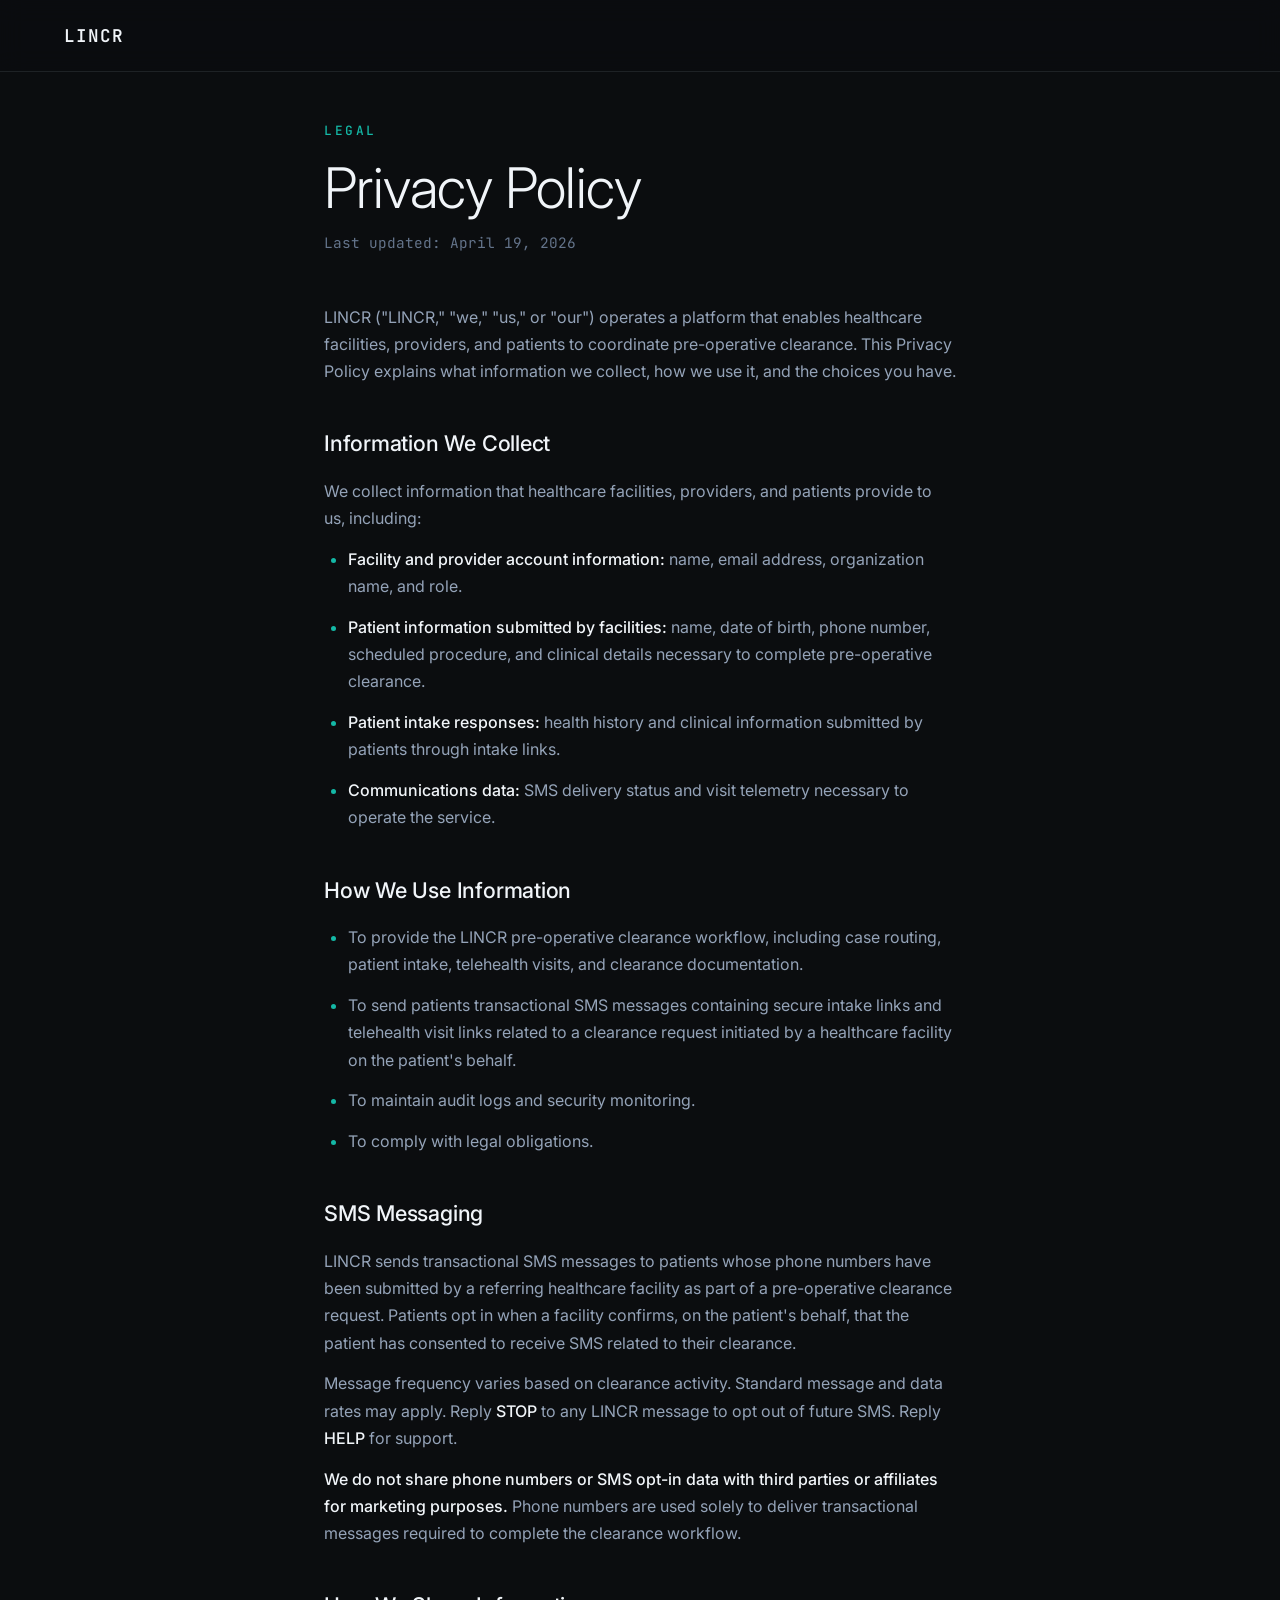
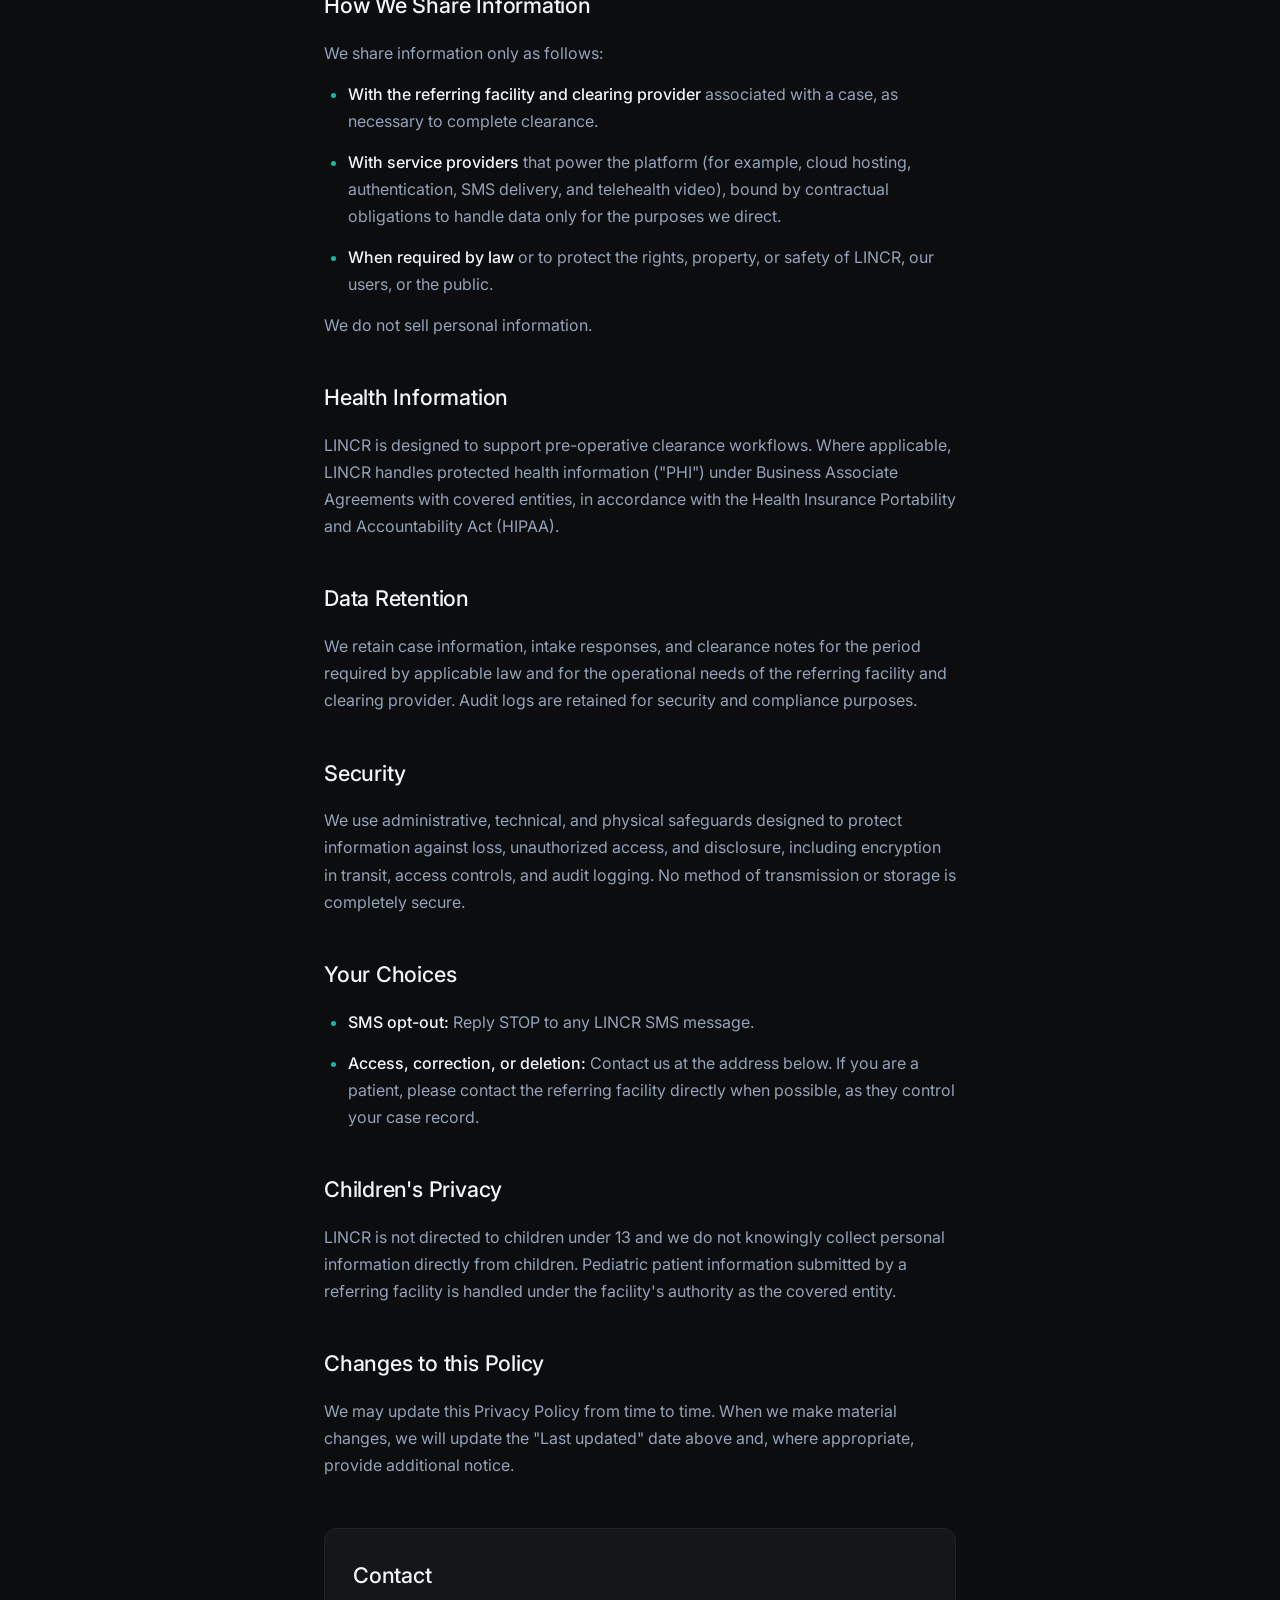
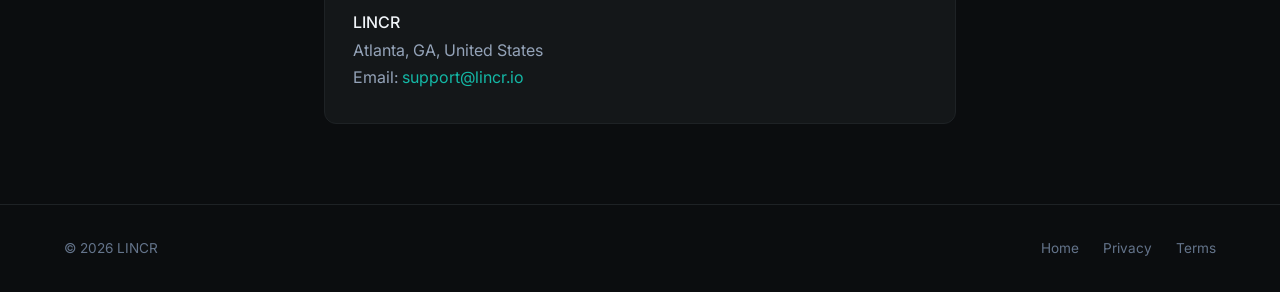
<file: privacy.html>
<!DOCTYPE html>
<html lang="en">
<head>
<meta charset="UTF-8">
<meta name="viewport" content="width=device-width, initial-scale=1.0">
<title>Privacy Policy — LINCR</title>
<meta name="description" content="LINCR privacy policy covering data collection, SMS communications, and patient information handling.">
<link rel="preconnect" href="https://fonts.googleapis.com">
<link rel="preconnect" href="https://fonts.gstatic.com" crossorigin>
<link href="https://fonts.googleapis.com/css2?family=Inter:wght@300;400;500;600;700&family=JetBrains+Mono:wght@400;500&display=swap" rel="stylesheet">
<style>
*,*::before,*::after{box-sizing:border-box;margin:0;padding:0}
html{scroll-behavior:smooth;-webkit-font-smoothing:antialiased;-moz-osx-font-smoothing:grayscale}
body{font-family:'Inter',system-ui,sans-serif;background:#0b0d0f;color:#f1f5f9;font-weight:400;line-height:1.7}
a{color:#14b8a6;text-decoration:none}
a:hover{text-decoration:underline}
:root{
  --bg:#0b0d0f;
  --surface:#141719;
  --border:#1e2225;
  --accent:#14b8a6;
  --text-primary:#f1f5f9;
  --text-secondary:#94a3b8;
  --text-muted:#64748b;
  --mono:'JetBrains Mono','Courier New',monospace;
  --side-pad:clamp(20px,5vw,80px);
}
.nav{
  position:fixed;top:0;left:0;right:0;z-index:100;
  padding:0 var(--side-pad);height:72px;
  display:flex;align-items:center;
  background:rgba(11,13,15,.8);
  backdrop-filter:blur(12px);
  border-bottom:1px solid var(--border);
}
.nav-logo{
  font-family:var(--mono);font-size:1.1rem;font-weight:600;
  letter-spacing:.05em;color:var(--text-primary);
}
main{
  max-width:760px;margin:0 auto;
  padding:120px var(--side-pad) 80px;
}
.eyebrow{
  font-family:var(--mono);font-size:.8rem;font-weight:500;
  letter-spacing:.2em;text-transform:uppercase;color:var(--accent);
  margin-bottom:1rem;
}
h1{
  font-size:clamp(2.25rem,5vw,3.5rem);font-weight:300;line-height:1.1;
  color:var(--text-primary);margin-bottom:.75rem;letter-spacing:-.01em;
}
.updated{color:var(--text-muted);font-size:.9rem;margin-bottom:3rem;font-family:var(--mono)}
h2{
  font-size:1.35rem;font-weight:500;margin:2.5rem 0 1rem;
  color:var(--text-primary);letter-spacing:-.01em;
}
p,li{color:var(--text-secondary);margin-bottom:.85rem;font-size:1rem}
strong{color:var(--text-primary);font-weight:500}
ul{padding-left:1.5rem;margin-bottom:.85rem;list-style:disc}
ul li::marker{color:var(--accent)}
.contact-block{
  margin-top:3rem;padding:1.75rem;
  background:var(--surface);border:1px solid var(--border);
  border-radius:12px;
}
.contact-block h2{margin-top:0}
footer{
  border-top:1px solid var(--border);
  padding:2rem var(--side-pad);
  color:var(--text-muted);font-size:.85rem;
  display:flex;justify-content:space-between;align-items:center;
  flex-wrap:wrap;gap:1rem;
}
footer a{color:var(--text-muted)}
footer a:hover{color:var(--text-primary);text-decoration:none}
.footer-links{display:flex;gap:1.5rem}
</style>
</head>
<body>
<nav class="nav">
  <a href="/" class="nav-logo">LINCR</a>
</nav>
<main>
  <div class="eyebrow">Legal</div>
  <h1>Privacy Policy</h1>
  <p class="updated">Last updated: April 19, 2026</p>

  <p>
    LINCR ("LINCR," "we," "us," or "our") operates a platform that enables healthcare facilities, providers, and patients to coordinate pre-operative clearance. This Privacy Policy explains what information we collect, how we use it, and the choices you have.
  </p>

  <h2>Information We Collect</h2>
  <p>We collect information that healthcare facilities, providers, and patients provide to us, including:</p>
  <ul>
    <li><strong>Facility and provider account information:</strong> name, email address, organization name, and role.</li>
    <li><strong>Patient information submitted by facilities:</strong> name, date of birth, phone number, scheduled procedure, and clinical details necessary to complete pre-operative clearance.</li>
    <li><strong>Patient intake responses:</strong> health history and clinical information submitted by patients through intake links.</li>
    <li><strong>Communications data:</strong> SMS delivery status and visit telemetry necessary to operate the service.</li>
  </ul>

  <h2>How We Use Information</h2>
  <ul>
    <li>To provide the LINCR pre-operative clearance workflow, including case routing, patient intake, telehealth visits, and clearance documentation.</li>
    <li>To send patients transactional SMS messages containing secure intake links and telehealth visit links related to a clearance request initiated by a healthcare facility on the patient's behalf.</li>
    <li>To maintain audit logs and security monitoring.</li>
    <li>To comply with legal obligations.</li>
  </ul>

  <h2>SMS Messaging</h2>
  <p>
    LINCR sends transactional SMS messages to patients whose phone numbers have been submitted by a referring healthcare facility as part of a pre-operative clearance request. Patients opt in when a facility confirms, on the patient's behalf, that the patient has consented to receive SMS related to their clearance.
  </p>
  <p>
    Message frequency varies based on clearance activity. Standard message and data rates may apply. Reply <strong>STOP</strong> to any LINCR message to opt out of future SMS. Reply <strong>HELP</strong> for support.
  </p>
  <p>
    <strong>We do not share phone numbers or SMS opt-in data with third parties or affiliates for marketing purposes.</strong> Phone numbers are used solely to deliver transactional messages required to complete the clearance workflow.
  </p>

  <h2>How We Share Information</h2>
  <p>We share information only as follows:</p>
  <ul>
    <li><strong>With the referring facility and clearing provider</strong> associated with a case, as necessary to complete clearance.</li>
    <li><strong>With service providers</strong> that power the platform (for example, cloud hosting, authentication, SMS delivery, and telehealth video), bound by contractual obligations to handle data only for the purposes we direct.</li>
    <li><strong>When required by law</strong> or to protect the rights, property, or safety of LINCR, our users, or the public.</li>
  </ul>
  <p>We do not sell personal information.</p>

  <h2>Health Information</h2>
  <p>
    LINCR is designed to support pre-operative clearance workflows. Where applicable, LINCR handles protected health information ("PHI") under Business Associate Agreements with covered entities, in accordance with the Health Insurance Portability and Accountability Act (HIPAA).
  </p>

  <h2>Data Retention</h2>
  <p>
    We retain case information, intake responses, and clearance notes for the period required by applicable law and for the operational needs of the referring facility and clearing provider. Audit logs are retained for security and compliance purposes.
  </p>

  <h2>Security</h2>
  <p>
    We use administrative, technical, and physical safeguards designed to protect information against loss, unauthorized access, and disclosure, including encryption in transit, access controls, and audit logging. No method of transmission or storage is completely secure.
  </p>

  <h2>Your Choices</h2>
  <ul>
    <li><strong>SMS opt-out:</strong> Reply STOP to any LINCR SMS message.</li>
    <li><strong>Access, correction, or deletion:</strong> Contact us at the address below. If you are a patient, please contact the referring facility directly when possible, as they control your case record.</li>
  </ul>

  <h2>Children's Privacy</h2>
  <p>
    LINCR is not directed to children under 13 and we do not knowingly collect personal information directly from children. Pediatric patient information submitted by a referring facility is handled under the facility's authority as the covered entity.
  </p>

  <h2>Changes to this Policy</h2>
  <p>
    We may update this Privacy Policy from time to time. When we make material changes, we will update the "Last updated" date above and, where appropriate, provide additional notice.
  </p>

  <div class="contact-block">
    <h2>Contact</h2>
    <p style="margin-bottom:.25rem">
      <strong>LINCR</strong><br>
      Atlanta, GA, United States<br>
      Email: <a href="mailto:support@lincr.io">support@lincr.io</a>
    </p>
  </div>
</main>
<footer>
  <div>&copy; 2026 LINCR</div>
  <div class="footer-links">
    <a href="/">Home</a>
    <a href="/privacy.html">Privacy</a>
    <a href="/terms.html">Terms</a>
  </div>
</footer>
</body>
</html>
</file>
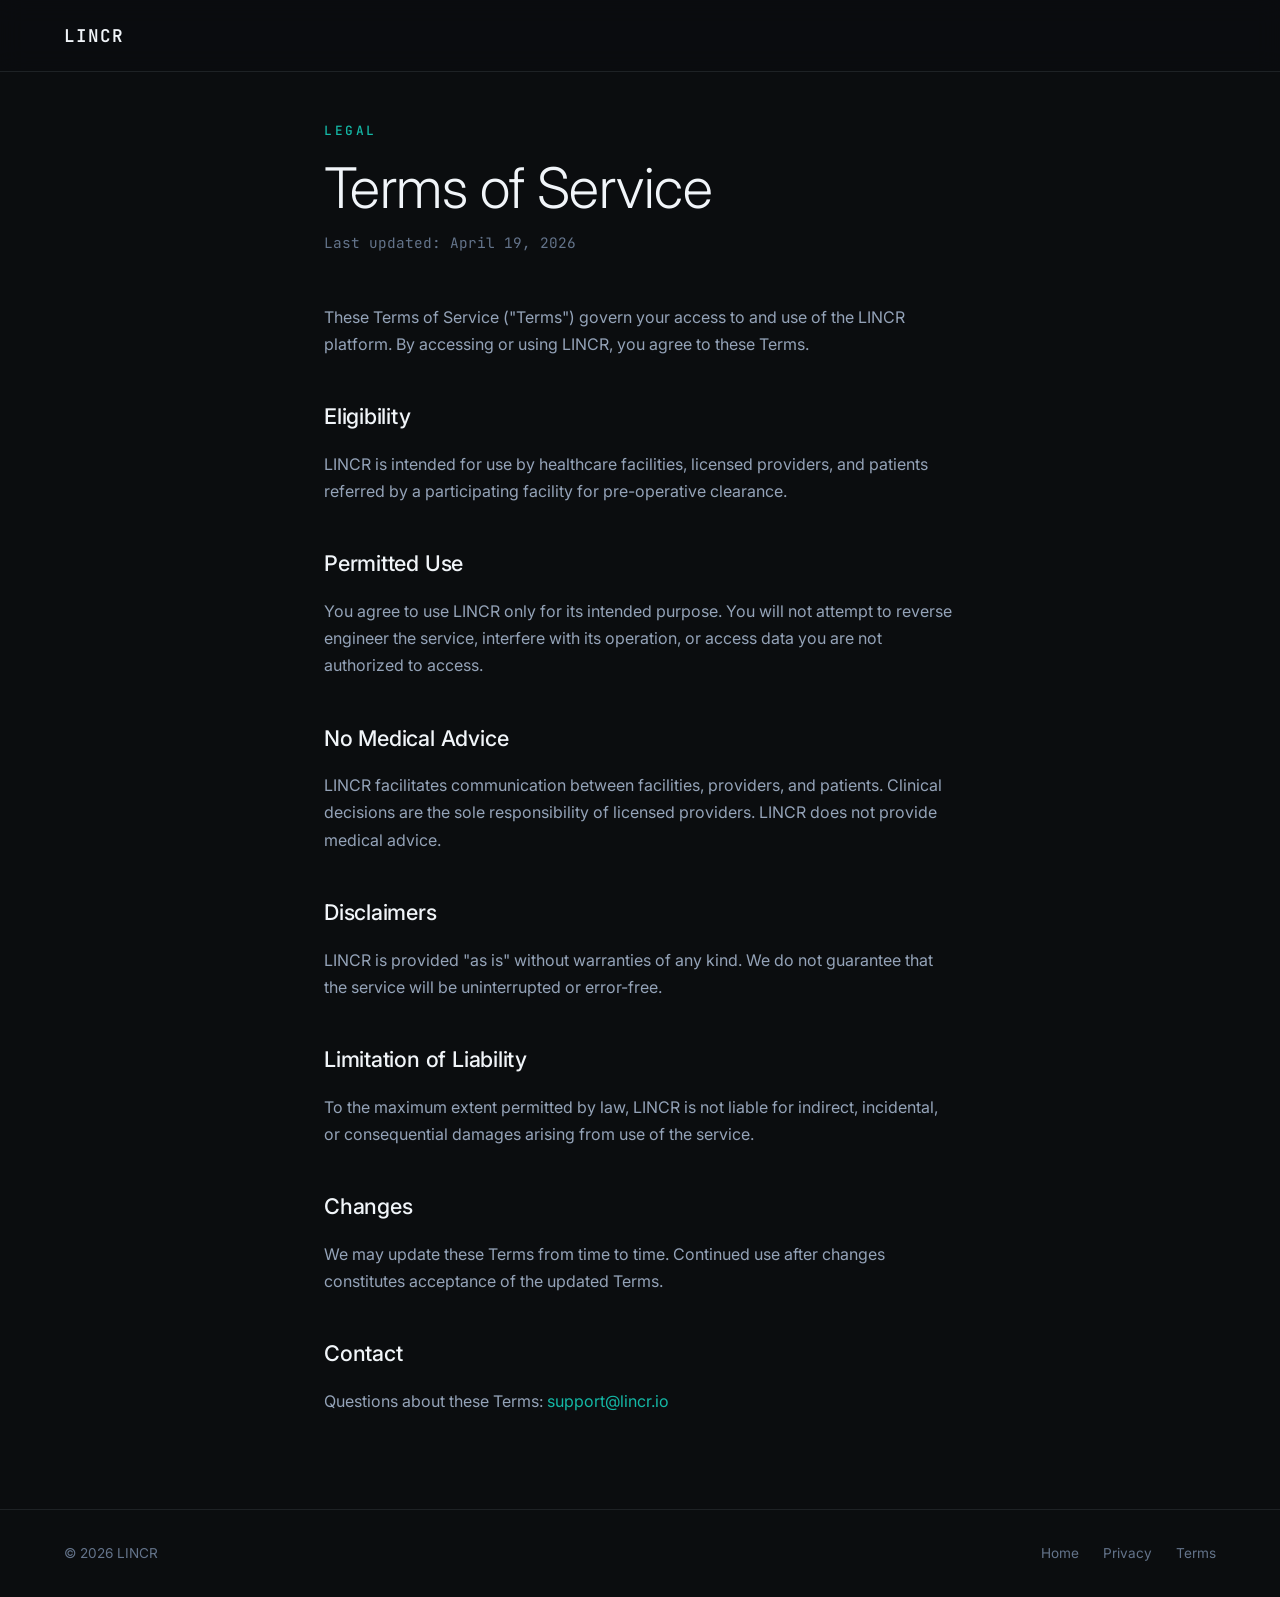
<file: terms.html>
<!DOCTYPE html>
<html lang="en">
<head>
<meta charset="UTF-8">
<meta name="viewport" content="width=device-width, initial-scale=1.0">
<title>Terms of Service — LINCR</title>
<link rel="preconnect" href="https://fonts.googleapis.com">
<link rel="preconnect" href="https://fonts.gstatic.com" crossorigin>
<link href="https://fonts.googleapis.com/css2?family=Inter:wght@300;400;500;600;700&family=JetBrains+Mono:wght@400;500&display=swap" rel="stylesheet">
<style>
*,*::before,*::after{box-sizing:border-box;margin:0;padding:0}
html{scroll-behavior:smooth;-webkit-font-smoothing:antialiased;-moz-osx-font-smoothing:grayscale}
body{font-family:'Inter',system-ui,sans-serif;background:#0b0d0f;color:#f1f5f9;font-weight:400;line-height:1.7}
a{color:#14b8a6;text-decoration:none}
a:hover{text-decoration:underline}
:root{
  --surface:#141719;
  --border:#1e2225;
  --accent:#14b8a6;
  --text-primary:#f1f5f9;
  --text-secondary:#94a3b8;
  --text-muted:#64748b;
  --mono:'JetBrains Mono','Courier New',monospace;
  --side-pad:clamp(20px,5vw,80px);
}
.nav{
  position:fixed;top:0;left:0;right:0;z-index:100;
  padding:0 var(--side-pad);height:72px;
  display:flex;align-items:center;
  background:rgba(11,13,15,.8);
  backdrop-filter:blur(12px);
  border-bottom:1px solid var(--border);
}
.nav-logo{font-family:var(--mono);font-size:1.1rem;font-weight:600;letter-spacing:.05em;color:var(--text-primary)}
main{max-width:760px;margin:0 auto;padding:120px var(--side-pad) 80px}
.eyebrow{
  font-family:var(--mono);font-size:.8rem;font-weight:500;
  letter-spacing:.2em;text-transform:uppercase;color:var(--accent);margin-bottom:1rem;
}
h1{font-size:clamp(2.25rem,5vw,3.5rem);font-weight:300;line-height:1.1;color:var(--text-primary);margin-bottom:.75rem;letter-spacing:-.01em}
.updated{color:var(--text-muted);font-size:.9rem;margin-bottom:3rem;font-family:var(--mono)}
h2{font-size:1.35rem;font-weight:500;margin:2.5rem 0 1rem;color:var(--text-primary);letter-spacing:-.01em}
p,li{color:var(--text-secondary);margin-bottom:.85rem;font-size:1rem}
strong{color:var(--text-primary);font-weight:500}
ul{padding-left:1.5rem;margin-bottom:.85rem;list-style:disc}
ul li::marker{color:var(--accent)}
footer{
  border-top:1px solid var(--border);padding:2rem var(--side-pad);
  color:var(--text-muted);font-size:.85rem;
  display:flex;justify-content:space-between;align-items:center;flex-wrap:wrap;gap:1rem;
}
footer a{color:var(--text-muted)}
footer a:hover{color:var(--text-primary);text-decoration:none}
.footer-links{display:flex;gap:1.5rem}
</style>
</head>
<body>
<nav class="nav"><a href="/" class="nav-logo">LINCR</a></nav>
<main>
  <div class="eyebrow">Legal</div>
  <h1>Terms of Service</h1>
  <p class="updated">Last updated: April 19, 2026</p>

  <p>These Terms of Service ("Terms") govern your access to and use of the LINCR platform. By accessing or using LINCR, you agree to these Terms.</p>

  <h2>Eligibility</h2>
  <p>LINCR is intended for use by healthcare facilities, licensed providers, and patients referred by a participating facility for pre-operative clearance.</p>

  <h2>Permitted Use</h2>
  <p>You agree to use LINCR only for its intended purpose. You will not attempt to reverse engineer the service, interfere with its operation, or access data you are not authorized to access.</p>

  <h2>No Medical Advice</h2>
  <p>LINCR facilitates communication between facilities, providers, and patients. Clinical decisions are the sole responsibility of licensed providers. LINCR does not provide medical advice.</p>

  <h2>Disclaimers</h2>
  <p>LINCR is provided "as is" without warranties of any kind. We do not guarantee that the service will be uninterrupted or error-free.</p>

  <h2>Limitation of Liability</h2>
  <p>To the maximum extent permitted by law, LINCR is not liable for indirect, incidental, or consequential damages arising from use of the service.</p>

  <h2>Changes</h2>
  <p>We may update these Terms from time to time. Continued use after changes constitutes acceptance of the updated Terms.</p>

  <h2>Contact</h2>
  <p>Questions about these Terms: <a href="mailto:support@lincr.io">support@lincr.io</a></p>
</main>
<footer>
  <div>&copy; 2026 LINCR</div>
  <div class="footer-links">
    <a href="/">Home</a>
    <a href="/privacy.html">Privacy</a>
    <a href="/terms.html">Terms</a>
  </div>
</footer>
</body>
</html>
</file>
<file: styles.css>
/* ============================================================
   LINCR landing — palette matched to pitch deck
   ============================================================ */
:root {
  --bg:        #0B0D0F;   /* near-black slate */
  --bg-2:      #0F1216;   /* section-dark */
  --card:      #12161C;   /* lifted card */
  --card-alt:  #0F1216;
  --border:    #1F2937;   /* hairlines */
  --border-2:  #263140;

  --text:      #F1F5F9;   /* slate-100 */
  --muted:     #94A3B8;   /* slate-400 */
  --faint:     #64748B;   /* slate-500 */

  --teal:      #14B8A6;   /* accent */
  --teal-dim:  #0F8A7E;
  --teal-glow: rgba(20, 184, 166, 0.12);
  --teal-ink:  #083431;

  --f-head: "Satoshi", system-ui, -apple-system, "Segoe UI", Arial, sans-serif;
  --f-body: "General Sans", system-ui, -apple-system, "Segoe UI", Arial, sans-serif;

  --shadow-card: 0 1px 0 rgba(255,255,255,0.02) inset, 0 20px 40px -24px rgba(0,0,0,0.7);

  --max: 1200px;
  --radius: 14px;

  --sp-1: 4px;
  --sp-2: 8px;
  --sp-3: 12px;
  --sp-4: 16px;
  --sp-5: 24px;
  --sp-6: 32px;
  --sp-7: 48px;
  --sp-8: 64px;
  --sp-9: 96px;
  --sp-10: 128px;
}

/* ============================================================
   Reset
   ============================================================ */
*, *::before, *::after { box-sizing: border-box; }
html, body { margin: 0; padding: 0; }
html { scroll-behavior: smooth; -webkit-text-size-adjust: 100%; }
body {
  background: var(--bg);
  color: var(--text);
  font-family: var(--f-body);
  font-size: 16px;
  line-height: 1.55;
  -webkit-font-smoothing: antialiased;
  -moz-osx-font-smoothing: grayscale;
  text-rendering: optimizeLegibility;
  overflow-x: hidden;
}
img, svg { display: block; max-width: 100%; }
a { color: inherit; text-decoration: none; }
a:focus-visible, button:focus-visible, summary:focus-visible, [href]:focus-visible {
  outline: 2px solid var(--teal);
  outline-offset: 3px;
  border-radius: 4px;
}
ol, ul { margin: 0; padding: 0; list-style: none; }
p { margin: 0 0 var(--sp-4); }

/* ============================================================
   Layout primitives
   ============================================================ */
.container {
  width: 100%;
  max-width: var(--max);
  margin: 0 auto;
  padding: 0 clamp(20px, 4vw, 40px);
}

.accent { color: var(--teal); }
.muted  { color: var(--muted); font-size: 0.9em; }

.tag {
  display: inline-flex;
  align-items: center;
  gap: 12px;
  font-family: var(--f-head);
  font-weight: 700;
  font-size: 12px;
  letter-spacing: 0.18em;
  color: var(--teal);
  text-transform: uppercase;
  margin-bottom: var(--sp-5);
}
.tag__bar {
  width: 26px;
  height: 3px;
  background: var(--teal);
  display: inline-block;
}

.section {
  padding: clamp(72px, 10vw, 128px) 0;
  border-top: 1px solid var(--border);
  position: relative;
}
.section--tight { padding-top: clamp(48px, 6vw, 80px); padding-bottom: clamp(72px, 10vw, 128px); }
.section--dark { background: var(--bg-2); }

.section__head {
  max-width: 860px;
  margin-bottom: var(--sp-8);
}

/* ============================================================
   Typography
   ============================================================ */
.h2 {
  font-family: var(--f-head);
  font-weight: 700;
  font-size: clamp(28px, 4.2vw, 44px);
  line-height: 1.08;
  letter-spacing: -0.02em;
  margin: 0 0 var(--sp-5);
  color: var(--text);
}

.lead {
  font-family: var(--f-body);
  font-size: clamp(16px, 1.3vw, 18px);
  color: var(--muted);
  max-width: 68ch;
  line-height: 1.6;
  margin: 0;
}

.source {
  margin-top: var(--sp-7);
  font-size: 12px;
  color: var(--faint);
  letter-spacing: 0.01em;
}
.source a {
  color: var(--muted);
  border-bottom: 1px dotted var(--faint);
}
.source a:hover { color: var(--teal); border-bottom-color: var(--teal); }

/* ============================================================
   Buttons
   ============================================================ */
.btn {
  display: inline-flex;
  align-items: center;
  justify-content: center;
  gap: 8px;
  padding: 12px 22px;
  border-radius: 999px;
  font-family: var(--f-head);
  font-weight: 600;
  font-size: 14px;
  letter-spacing: 0.01em;
  border: 1px solid transparent;
  cursor: pointer;
  transition: background 0.2s, color 0.2s, border-color 0.2s, transform 0.15s;
  white-space: nowrap;
}
.btn--primary {
  background: var(--teal);
  color: var(--teal-ink);
}
.btn--primary:hover {
  background: #17D6C3;
  transform: translateY(-1px);
}
.btn--ghost {
  background: transparent;
  color: var(--text);
  border-color: var(--border-2);
}
.btn--ghost:hover {
  border-color: var(--teal);
  color: var(--teal);
}
.btn--lg {
  padding: 16px 28px;
  font-size: 15px;
}

/* ============================================================
   Nav
   ============================================================ */
.nav {
  position: sticky;
  top: 0;
  z-index: 50;
  background: rgba(11, 13, 15, 0.7);
  backdrop-filter: blur(14px);
  -webkit-backdrop-filter: blur(14px);
  border-bottom: 1px solid transparent;
  transition: border-color 0.25s, background 0.25s;
}
.nav.is-scrolled {
  border-bottom-color: var(--border);
  background: rgba(11, 13, 15, 0.88);
}
.nav__inner {
  display: flex;
  align-items: center;
  justify-content: space-between;
  padding: 14px clamp(20px, 4vw, 40px);
  gap: 24px;
}
.brand {
  display: inline-flex;
  align-items: center;
  gap: 10px;
  font-family: var(--f-head);
  font-weight: 700;
  font-size: 15px;
  letter-spacing: 0.02em;
  color: var(--text);
}
.brand__mark { color: var(--text); }
.brand__word { font-variant-numeric: tabular-nums; }
.brand__sep { color: var(--teal); margin: 0 1px; }

.nav__links {
  display: flex;
  gap: 28px;
}
.nav__links a {
  font-family: var(--f-head);
  font-size: 14px;
  color: var(--muted);
  transition: color 0.15s;
}
.nav__links a:hover { color: var(--text); }

.nav__cta { flex-shrink: 0; }

@media (max-width: 860px) {
  .nav__links { display: none; }
}
@media (max-width: 520px) {
  .nav__cta { padding: 10px 16px; font-size: 13px; }
}

/* ============================================================
   Hero
   ============================================================ */
.hero {
  position: relative;
  padding: clamp(72px, 12vw, 140px) 0 clamp(60px, 8vw, 96px);
  overflow: hidden;
}
.hero::before {
  /* subtle teal wash, bottom-left → fades out */
  content: "";
  position: absolute;
  inset: 0;
  background:
    radial-gradient(ellipse 60% 50% at 12% 100%, var(--teal-glow), transparent 70%),
    radial-gradient(ellipse 50% 40% at 88% 0%, rgba(20, 184, 166, 0.06), transparent 70%);
  pointer-events: none;
  z-index: 0;
}
.hero__inner { position: relative; z-index: 1; }

.hero__title {
  font-family: var(--f-head);
  font-weight: 900;
  font-size: clamp(44px, 7.5vw, 88px);
  line-height: 1.02;
  letter-spacing: -0.035em;
  margin: 0 0 var(--sp-6);
  max-width: 18ch;
  color: var(--text);
  position: relative;
}
.hero__title::after {
  /* teal underline under first letter, like the deck title slide */
  content: "";
  display: block;
  width: 54px;
  height: 5px;
  background: var(--teal);
  margin-top: 22px;
}

.hero__sub {
  font-size: clamp(17px, 1.6vw, 20px);
  color: var(--muted);
  max-width: 62ch;
  margin: 0 0 var(--sp-7);
  line-height: 1.6;
}

.hero__actions {
  display: flex;
  flex-wrap: wrap;
  gap: 14px;
  margin-bottom: var(--sp-9);
}

.hero__stats {
  display: grid;
  grid-template-columns: repeat(3, 1fr);
  gap: clamp(20px, 3vw, 48px);
  padding-top: var(--sp-7);
  border-top: 1px solid var(--border);
  max-width: 880px;
}
.stat__num {
  font-family: var(--f-head);
  font-weight: 700;
  font-size: clamp(28px, 3.4vw, 42px);
  color: var(--teal);
  letter-spacing: -0.02em;
  line-height: 1;
}
.stat__lbl {
  margin-top: 10px;
  font-size: 13px;
  color: var(--muted);
  line-height: 1.45;
  max-width: 26ch;
}

.hero__rule {
  position: absolute;
  left: 0; right: 0; bottom: 0;
  height: 1px;
  background: linear-gradient(90deg, transparent, var(--border), transparent);
  pointer-events: none;
}

@media (max-width: 640px) {
  .hero__stats { grid-template-columns: 1fr; gap: 24px; }
}

/* ============================================================
   Cards grid
   ============================================================ */
.grid {
  display: grid;
  gap: clamp(16px, 2vw, 24px);
}
.grid--3 { grid-template-columns: repeat(3, 1fr); }
.grid--2 { grid-template-columns: repeat(2, 1fr); }

@media (max-width: 900px) {
  .grid--3 { grid-template-columns: 1fr 1fr; }
}
@media (max-width: 640px) {
  .grid--3, .grid--2 { grid-template-columns: 1fr; }
}

.card {
  background: var(--card);
  border: 1px solid var(--border);
  border-radius: var(--radius);
  padding: clamp(22px, 2.5vw, 32px);
  box-shadow: var(--shadow-card);
  position: relative;
  transition: border-color 0.25s, transform 0.25s;
}
.card:hover {
  border-color: var(--border-2);
  transform: translateY(-2px);
}

.card__num {
  font-family: var(--f-head);
  font-weight: 700;
  font-size: clamp(40px, 4.5vw, 56px);
  color: var(--teal);
  line-height: 1;
  letter-spacing: -0.02em;
  margin-bottom: 14px;
}
.card__label {
  font-family: var(--f-head);
  font-weight: 700;
  font-size: 12px;
  color: var(--text);
  letter-spacing: 0.16em;
  text-transform: uppercase;
  margin-bottom: 12px;
}
.card__body {
  font-size: 14px;
  color: var(--muted);
  line-height: 1.58;
  margin: 0;
}

.card--pillar { }
.card__eyebrow {
  font-family: var(--f-head);
  font-weight: 700;
  font-size: 12px;
  color: var(--teal);
  letter-spacing: 0.2em;
  margin-bottom: 14px;
}
.card__title {
  font-family: var(--f-head);
  font-weight: 700;
  font-size: clamp(20px, 1.8vw, 24px);
  color: var(--text);
  margin: 0 0 12px;
  letter-spacing: -0.01em;
}

/* ROI cards */
.card--roi {
  padding: clamp(28px, 3vw, 44px);
}
.card--roi .card__label {
  color: var(--faint);
}
.card--roi-win .card__label {
  color: var(--teal);
}
.card__big {
  font-family: var(--f-head);
  font-weight: 900;
  font-size: clamp(44px, 6.5vw, 72px);
  line-height: 1;
  letter-spacing: -0.03em;
  color: var(--text);
  margin: 16px 0 18px;
  display: flex;
  align-items: baseline;
  gap: 12px;
  flex-wrap: wrap;
}
.card__big--accent { color: var(--teal); }
.card__big-unit {
  font-family: var(--f-body);
  font-size: clamp(14px, 1.2vw, 17px);
  font-weight: 500;
  color: var(--muted);
  letter-spacing: 0;
}
.card--roi .card__body { font-size: 15px; }

/* ============================================================
   Steps
   ============================================================ */
.steps {
  display: grid;
  grid-template-columns: repeat(3, 1fr);
  gap: clamp(16px, 2vw, 24px);
  counter-reset: step;
}
.step {
  background: var(--card);
  border: 1px solid var(--border);
  border-radius: var(--radius);
  padding: clamp(28px, 3vw, 40px) clamp(26px, 2.5vw, 32px);
  position: relative;
  transition: border-color 0.25s, transform 0.25s;
}
.step:hover {
  border-color: var(--teal-dim);
  transform: translateY(-2px);
}
.step__num {
  font-family: var(--f-head);
  font-weight: 700;
  font-size: clamp(48px, 6vw, 72px);
  color: var(--teal);
  line-height: 1;
  letter-spacing: -0.03em;
  margin-bottom: 20px;
}
.step__title {
  font-family: var(--f-head);
  font-weight: 700;
  font-size: clamp(20px, 2vw, 26px);
  color: var(--text);
  margin: 0 0 12px;
  letter-spacing: -0.01em;
}
.step__body {
  font-size: 14px;
  color: var(--muted);
  line-height: 1.6;
  margin: 0;
}

@media (max-width: 900px) { .steps { grid-template-columns: 1fr; } }

/* ============================================================
   Who section
   ============================================================ */
.who__item {
  border-left: 1px solid var(--border);
  padding: 4px 0 4px 22px;
}
.who__kicker {
  font-family: var(--f-head);
  font-weight: 700;
  font-size: 12px;
  letter-spacing: 0.18em;
  color: var(--teal);
  margin-bottom: 12px;
}
.who__item p {
  color: var(--muted);
  font-size: 15px;
  line-height: 1.6;
  margin: 0;
}

/* ============================================================
   Founder
   ============================================================ */
.founder {
  display: grid;
  grid-template-columns: 160px 1fr;
  gap: clamp(24px, 4vw, 56px);
  align-items: start;
  background: var(--card);
  border: 1px solid var(--border);
  border-radius: var(--radius);
  padding: clamp(28px, 4vw, 52px);
}
.founder__avatar {
  width: 140px;
  height: 140px;
  border-radius: 50%;
  background: var(--bg-2);
  border: 1.5px solid var(--teal-dim);
  color: var(--text);
  font-family: var(--f-head);
  font-weight: 900;
  font-size: 54px;
  letter-spacing: 0.02em;
  display: flex;
  align-items: center;
  justify-content: center;
}
.founder__name {
  font-family: var(--f-head);
  font-weight: 700;
  font-size: clamp(24px, 2.5vw, 32px);
  color: var(--text);
  letter-spacing: -0.01em;
}
.founder__role {
  font-family: var(--f-head);
  font-weight: 600;
  font-size: 13px;
  color: var(--teal);
  letter-spacing: 0.08em;
  margin: 8px 0 20px;
}
.founder__quote {
  font-size: clamp(16px, 1.4vw, 18px);
  color: var(--muted);
  line-height: 1.6;
  border-left: 2px solid var(--teal);
  padding-left: 20px;
  margin: 0 0 24px;
  font-style: normal;
}
.chips {
  display: flex;
  flex-wrap: wrap;
  gap: 10px;
}
.chips li {
  font-size: 13px;
  padding: 7px 14px;
  border: 1px solid var(--border-2);
  border-radius: 999px;
  color: var(--muted);
  background: var(--bg-2);
}

@media (max-width: 700px) {
  .founder { grid-template-columns: 1fr; text-align: left; }
  .founder__avatar { width: 96px; height: 96px; font-size: 36px; }
}

/* ============================================================
   FAQ
   ============================================================ */
.faq {
  max-width: 900px;
  border-top: 1px solid var(--border);
}
.faq details {
  border-bottom: 1px solid var(--border);
  padding: 20px 0;
}
.faq summary {
  list-style: none;
  cursor: pointer;
  font-family: var(--f-head);
  font-weight: 600;
  font-size: clamp(16px, 1.4vw, 19px);
  color: var(--text);
  display: flex;
  align-items: center;
  justify-content: space-between;
  gap: 16px;
  padding: 4px 0;
  letter-spacing: -0.005em;
}
.faq summary::-webkit-details-marker { display: none; }
.faq summary::after {
  content: "+";
  font-family: var(--f-head);
  font-weight: 400;
  font-size: 24px;
  color: var(--teal);
  line-height: 1;
  transition: transform 0.25s;
  flex-shrink: 0;
}
.faq details[open] summary::after {
  transform: rotate(45deg);
}
.faq__body {
  padding: 14px 0 4px;
  color: var(--muted);
  font-size: 15px;
  line-height: 1.65;
  max-width: 72ch;
}

/* ============================================================
   CTA
   ============================================================ */
.cta {
  padding: clamp(96px, 12vw, 160px) 0;
  border-top: 1px solid var(--border);
  background:
    radial-gradient(ellipse 50% 60% at 50% 100%, var(--teal-glow), transparent 70%),
    var(--bg);
  text-align: center;
  position: relative;
}
.cta__inner {
  display: flex;
  flex-direction: column;
  align-items: center;
  gap: 24px;
}
.cta__bar {
  width: 32px;
  height: 3px;
  background: var(--teal);
  margin-bottom: 8px;
}
.cta__title {
  font-family: var(--f-head);
  font-weight: 900;
  font-size: clamp(36px, 5.6vw, 64px);
  letter-spacing: -0.03em;
  line-height: 1.04;
  margin: 0;
  max-width: 20ch;
}
.cta__sub {
  font-size: clamp(16px, 1.3vw, 18px);
  color: var(--muted);
  max-width: 58ch;
  margin: 0;
  line-height: 1.6;
}
.cta__actions {
  display: flex;
  flex-wrap: wrap;
  gap: 14px;
  justify-content: center;
  margin-top: 12px;
}

/* ============================================================
   Footer
   ============================================================ */
.footer {
  border-top: 1px solid var(--border);
  padding: 32px 0 48px;
  background: var(--bg);
}
.footer__inner {
  display: flex;
  align-items: center;
  justify-content: space-between;
  gap: 20px;
  flex-wrap: wrap;
}
.footer__brand {
  display: inline-flex;
  align-items: center;
  gap: 10px;
  font-family: var(--f-head);
  font-weight: 600;
  font-size: 14px;
  color: var(--text);
}
.footer__brand svg { color: var(--text); }
.footer__meta {
  display: inline-flex;
  align-items: center;
  gap: 10px;
  flex-wrap: wrap;
  font-size: 13px;
  color: var(--muted);
}
.footer__meta a {
  color: var(--muted);
  border-bottom: 1px dotted var(--faint);
}
.footer__meta a:hover { color: var(--teal); border-bottom-color: var(--teal); }
.footer__dot { color: var(--faint); }

/* ============================================================
   Scroll reveal
   ============================================================ */
[data-reveal] {
  opacity: 0;
  transform: translateY(16px);
  transition: opacity 0.6s cubic-bezier(0.16, 1, 0.3, 1),
              transform 0.6s cubic-bezier(0.16, 1, 0.3, 1);
}
[data-reveal].is-visible {
  opacity: 1;
  transform: translateY(0);
}
[data-reveal-delay="1"] { transition-delay: 0.08s; }
[data-reveal-delay="2"] { transition-delay: 0.16s; }
[data-reveal-delay="3"] { transition-delay: 0.24s; }
[data-reveal-delay="4"] { transition-delay: 0.32s; }

@media (prefers-reduced-motion: reduce) {
  [data-reveal] { opacity: 1; transform: none; transition: none; }
  html { scroll-behavior: auto; }
}
</file>
